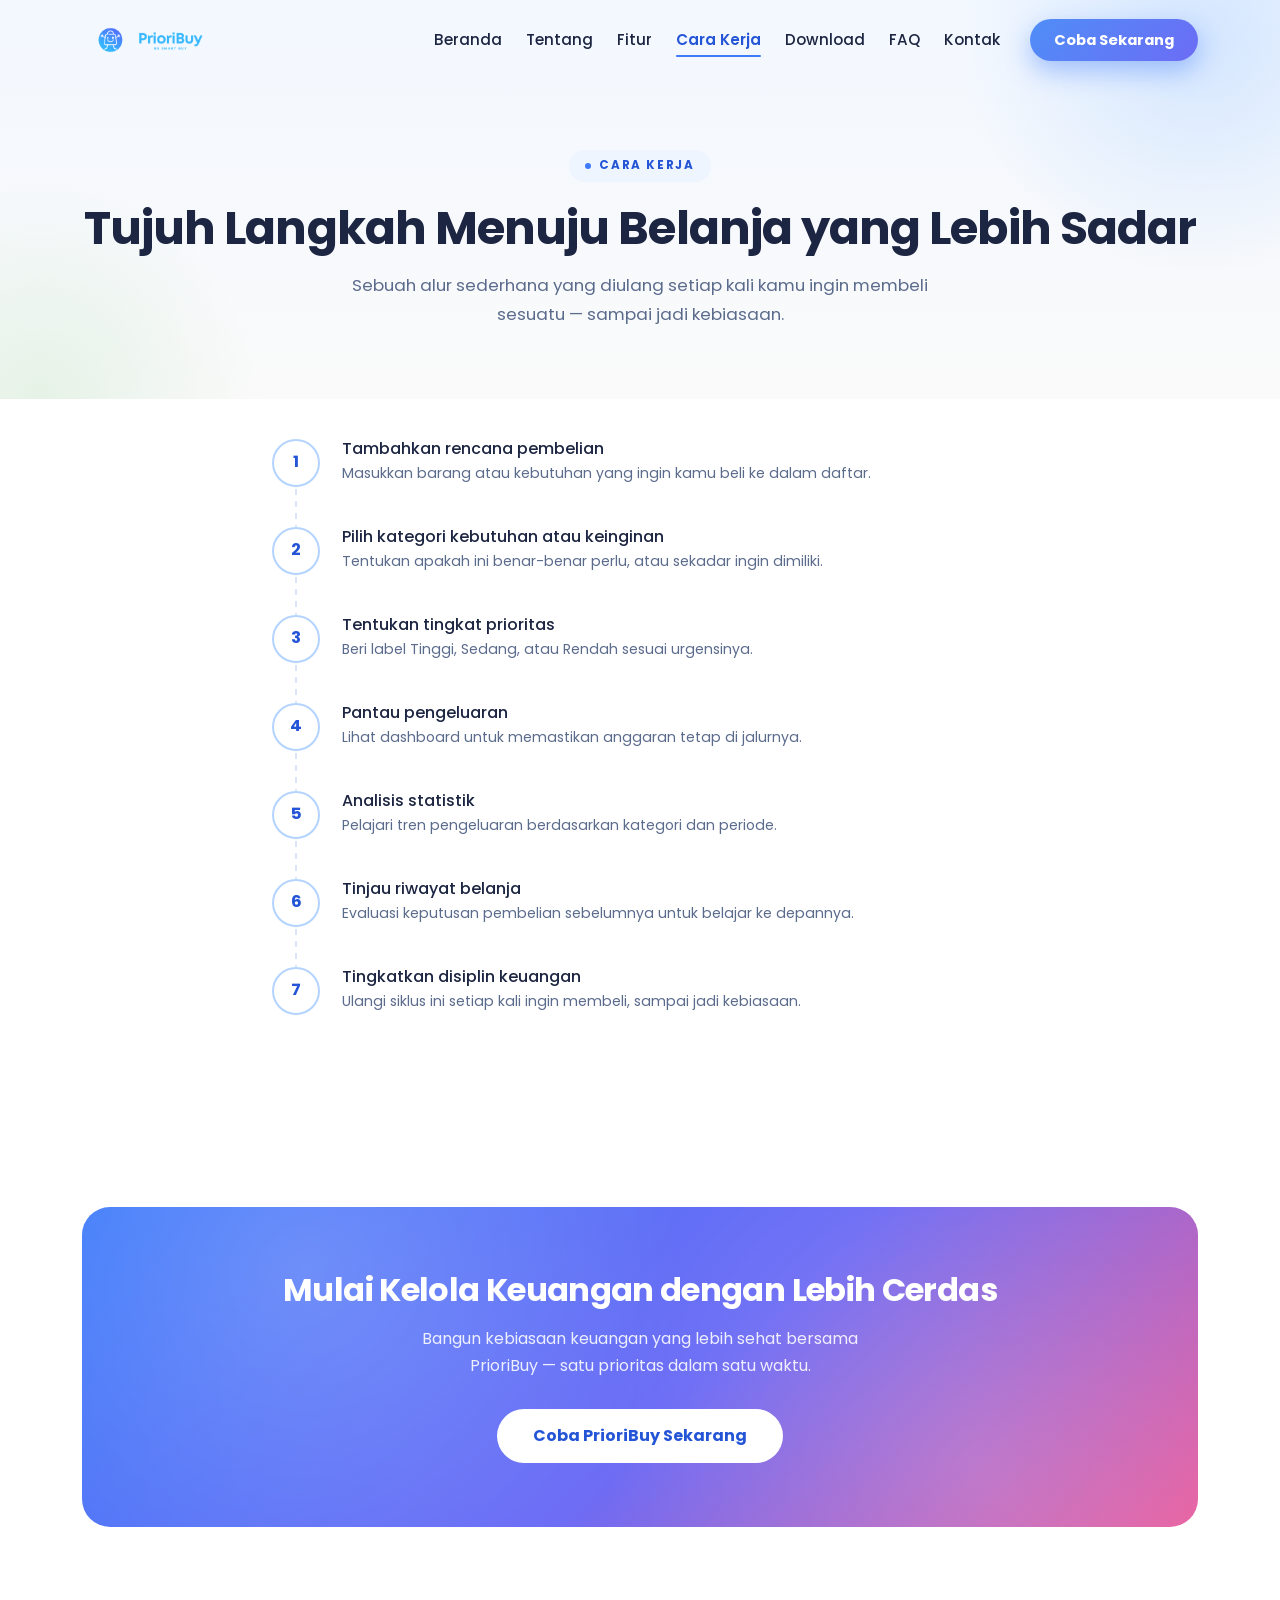
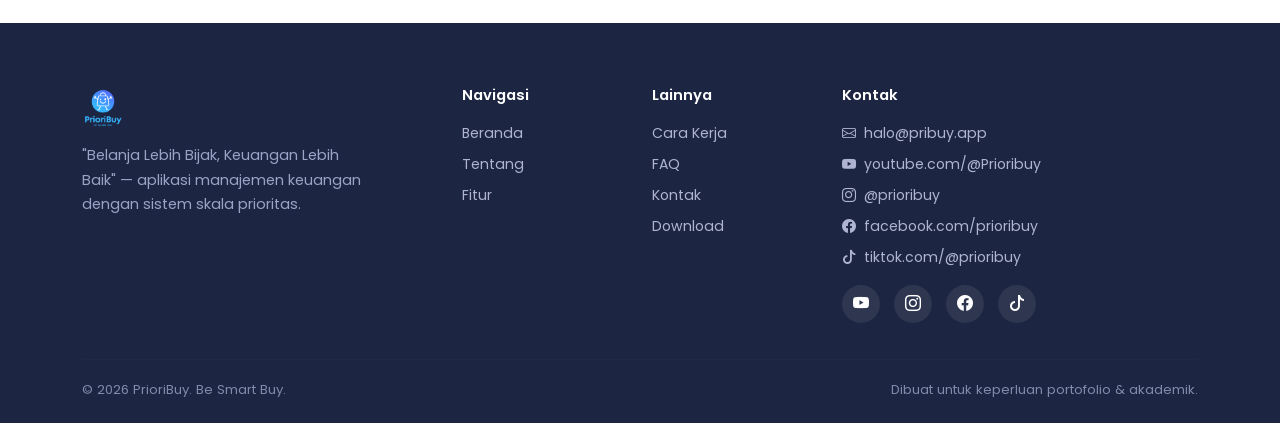
<file: PrioriBuy diagnosis-fix/cara-kerja.html>
<!DOCTYPE html>
<html lang="id">
<head>
<meta charset="UTF-8">
<meta name="viewport" content="width=device-width, initial-scale=1.0">
<title>Cara Kerja — PrioriBuy</title>
<meta name="description" content="Tujuh langkah menggunakan PrioriBuy: dari mencatat rencana pembelian, menentukan prioritas, sampai meninjau riwayat belanja.">
<link rel="icon" type="image/png" href="assets/img/favicon-48.png">
<link rel="apple-touch-icon" href="assets/img/apple-touch-icon.png">

<link rel="preconnect" href="https://fonts.googleapis.com">
<link rel="preconnect" href="https://fonts.gstatic.com" crossorigin>
<link href="https://fonts.googleapis.com/css2?family=Poppins:ital,wght@0,400;0,500;0,600;0,700;0,800;1,500&display=swap" rel="stylesheet">

<link rel="stylesheet" href="https://cdn.jsdelivr.net/npm/bootstrap@5.3.3/dist/css/bootstrap.min.css">
<link rel="stylesheet" href="https://cdn.jsdelivr.net/npm/bootstrap-icons@1.11.3/font/bootstrap-icons.min.css">
<link rel="stylesheet" href="assets/css/style.css">
<noscript><style>.reveal{opacity:1;transform:none;}</style></noscript>
</head>
<body>

<!-- NAVBAR -->
<nav class="navbar navbar-pb navbar-expand-lg" id="mainNav">
  <div class="container">
    <a class="navbar-brand" href="index.html">
      <img src="assets/img/logo-horizontal.png" alt="PrioriBuy Logo" width="136" height="34">
    </a>
    <button class="navbar-toggler" type="button" data-bs-toggle="collapse" data-bs-target="#navMenu" aria-controls="navMenu" aria-expanded="false" aria-label="Buka menu">
      <i class="bi bi-list fs-2"></i>
    </button>
    <div class="collapse navbar-collapse justify-content-end" id="navMenu">
      <ul class="navbar-nav align-items-lg-center gap-lg-1">
        <li class="nav-item"><a class="nav-link" href="index.html">Beranda</a></li>
        <li class="nav-item"><a class="nav-link" href="tentang.html">Tentang</a></li>
        <li class="nav-item"><a class="nav-link" href="fitur.html">Fitur</a></li>
        <li class="nav-item"><a class="nav-link active" href="cara-kerja.html" aria-current="page">Cara Kerja</a></li>
        <li class="nav-item"><a class="nav-link" href="download.html">Download</a></li>
        <li class="nav-item"><a class="nav-link" href="faq.html">FAQ</a></li>
        <li class="nav-item"><a class="nav-link" href="kontak.html">Kontak</a></li>
        <li class="nav-item ms-lg-3 mt-2 mt-lg-0">
          <a class="btn btn-pb-primary btn-pb-sm btn-nav-cta" href="mulai-premium.php">Coba Sekarang</a>
        </li>
      </ul>
    </div>
  </div>
</nav>

<section class="page-hero">
  <div class="container">
    <div class="eyebrow eyebrow--blue reveal"><span class="dot"></span>Cara Kerja</div>
    <h1 class="reveal reveal-delay-1">Tujuh Langkah Menuju Belanja yang Lebih Sadar</h1>
    <p class="lead-text reveal reveal-delay-2">Sebuah alur sederhana yang diulang setiap kali kamu ingin membeli sesuatu — sampai jadi kebiasaan.</p>
  </div>
</section>

<section class="section-pad" style="padding-top:40px; background:#fff;">
  <div class="container">
    <div class="row justify-content-center">
      <div class="col-lg-8">
      <div class="step-row reveal reveal-delay-1">
        <div class="step-num">1</div>
        <div class="step-content"><h6>Tambahkan rencana pembelian</h6><p>Masukkan barang atau kebutuhan yang ingin kamu beli ke dalam daftar.</p></div>
      </div>
      <div class="step-row reveal reveal-delay-2">
        <div class="step-num">2</div>
        <div class="step-content"><h6>Pilih kategori kebutuhan atau keinginan</h6><p>Tentukan apakah ini benar-benar perlu, atau sekadar ingin dimiliki.</p></div>
      </div>
      <div class="step-row reveal reveal-delay-3">
        <div class="step-num">3</div>
        <div class="step-content"><h6>Tentukan tingkat prioritas</h6><p>Beri label Tinggi, Sedang, atau Rendah sesuai urgensinya.</p></div>
      </div>
      <div class="step-row reveal reveal-delay-4">
        <div class="step-num">4</div>
        <div class="step-content"><h6>Pantau pengeluaran</h6><p>Lihat dashboard untuk memastikan anggaran tetap di jalurnya.</p></div>
      </div>
      <div class="step-row reveal reveal-delay-1">
        <div class="step-num">5</div>
        <div class="step-content"><h6>Analisis statistik</h6><p>Pelajari tren pengeluaran berdasarkan kategori dan periode.</p></div>
      </div>
      <div class="step-row reveal reveal-delay-2">
        <div class="step-num">6</div>
        <div class="step-content"><h6>Tinjau riwayat belanja</h6><p>Evaluasi keputusan pembelian sebelumnya untuk belajar ke depannya.</p></div>
      </div>
      <div class="step-row reveal reveal-delay-3">
        <div class="step-num">7</div>
        <div class="step-content"><h6>Tingkatkan disiplin keuangan</h6><p>Ulangi siklus ini setiap kali ingin membeli, sampai jadi kebiasaan.</p></div>
      </div>
      </div>
    </div>
  </div>
</section>

<section class="section-pad" style="background:#fff;">
  <div class="container">
    <div class="cta-final reveal">
      <h2 class="mb-3">Mulai Kelola Keuangan dengan Lebih Cerdas</h2>
      <p>Bangun kebiasaan keuangan yang lebih sehat bersama PrioriBuy — satu prioritas dalam satu waktu.</p>
      <a href="mulai-premium.php" class="btn btn-cta-white">Coba PrioriBuy Sekarang</a>
    </div>
  </div>
</section>

<!-- FOOTER -->
<footer id="kontak-footer">
  <div class="container">
    <div class="row gy-4">
      <div class="col-lg-4">
        <img src="assets/img/logo-utama.png" alt="PrioriBuy" class="footer-logo" width="42" height="42">
        <p class="tagline">"Belanja Lebih Bijak, Keuangan Lebih Baik" — aplikasi manajemen keuangan dengan sistem skala prioritas.</p>
      </div>
      <div class="col-lg-2 col-6">
        <h6>Navigasi</h6>
        <a class="footer-link" href="index.html">Beranda</a>
        <a class="footer-link" href="tentang.html">Tentang</a>
        <a class="footer-link" href="fitur.html">Fitur</a>
      </div>
      <div class="col-lg-2 col-6">
        <h6>Lainnya</h6>
        <a class="footer-link" href="cara-kerja.html">Cara Kerja</a>
        <a class="footer-link" href="faq.html">FAQ</a>
        <a class="footer-link" href="kontak.html">Kontak</a>
        <a class="footer-link" href="download.html">Download</a>
      </div>
      <div class="col-lg-4">
        <h6>Kontak</h6>
        <a class="footer-link" href="mailto:halo@pribuy.app"><i class="bi bi-envelope me-2"></i>halo@pribuy.app</a>
        <a class="footer-link" href="https://www.youtube.com/@Prioribuy" target="_blank" rel="noopener"><i class="bi bi-youtube me-2"></i>youtube.com/@Prioribuy</a>
        <a class="footer-link" href="https://www.instagram.com/prioribuy?igsh=MWo1Mmgzc2o4c3d4cQ==" target="_blank" rel="noopener"><i class="bi bi-instagram me-2"></i>@prioribuy</a>
        <a class="footer-link" href="https://www.facebook.com/share/1BsDWXocPM/" target="_blank" rel="noopener"><i class="bi bi-facebook me-2"></i>facebook.com/prioribuy</a>
        <a class="footer-link" href="https://www.tiktok.com/@prioribuy" target="_blank" rel="noopener"><i class="bi bi-tiktok me-2"></i>tiktok.com/@prioribuy</a>
        <div class="mt-3">
          <a href="https://www.youtube.com/@Prioribuy" target="_blank" rel="noopener" class="social-icon" aria-label="YouTube"><i class="bi bi-youtube"></i></a>
          <a href="https://www.instagram.com/prioribuy?igsh=MWo1Mmgzc2o4c3d4cQ==" target="_blank" rel="noopener" class="social-icon" aria-label="Instagram"><i class="bi bi-instagram"></i></a>
          <a href="https://www.facebook.com/share/1BsDWXocPM/" target="_blank" rel="noopener" class="social-icon" aria-label="Facebook"><i class="bi bi-facebook"></i></a>
          <a href="https://www.tiktok.com/@prioribuy" target="_blank" rel="noopener" class="social-icon" aria-label="TikTok"><i class="bi bi-tiktok"></i></a>
        </div>
      </div>
    </div>
    <hr>
    <div class="d-flex flex-wrap justify-content-between gap-2">
      <span class="copyright">© 2026 PrioriBuy. Be Smart Buy.</span>
      <span class="copyright">Dibuat untuk keperluan portofolio &amp; akademik.</span>
    </div>
  </div>
</footer>

<button class="back-to-top" id="backToTop" aria-label="Kembali ke atas"><i class="bi bi-arrow-up"></i></button>

<script src="https://cdn.jsdelivr.net/npm/bootstrap@5.3.3/dist/js/bootstrap.bundle.min.js"></script>
<script src="assets/js/main.js"></script>
</body>
</html>
</file>
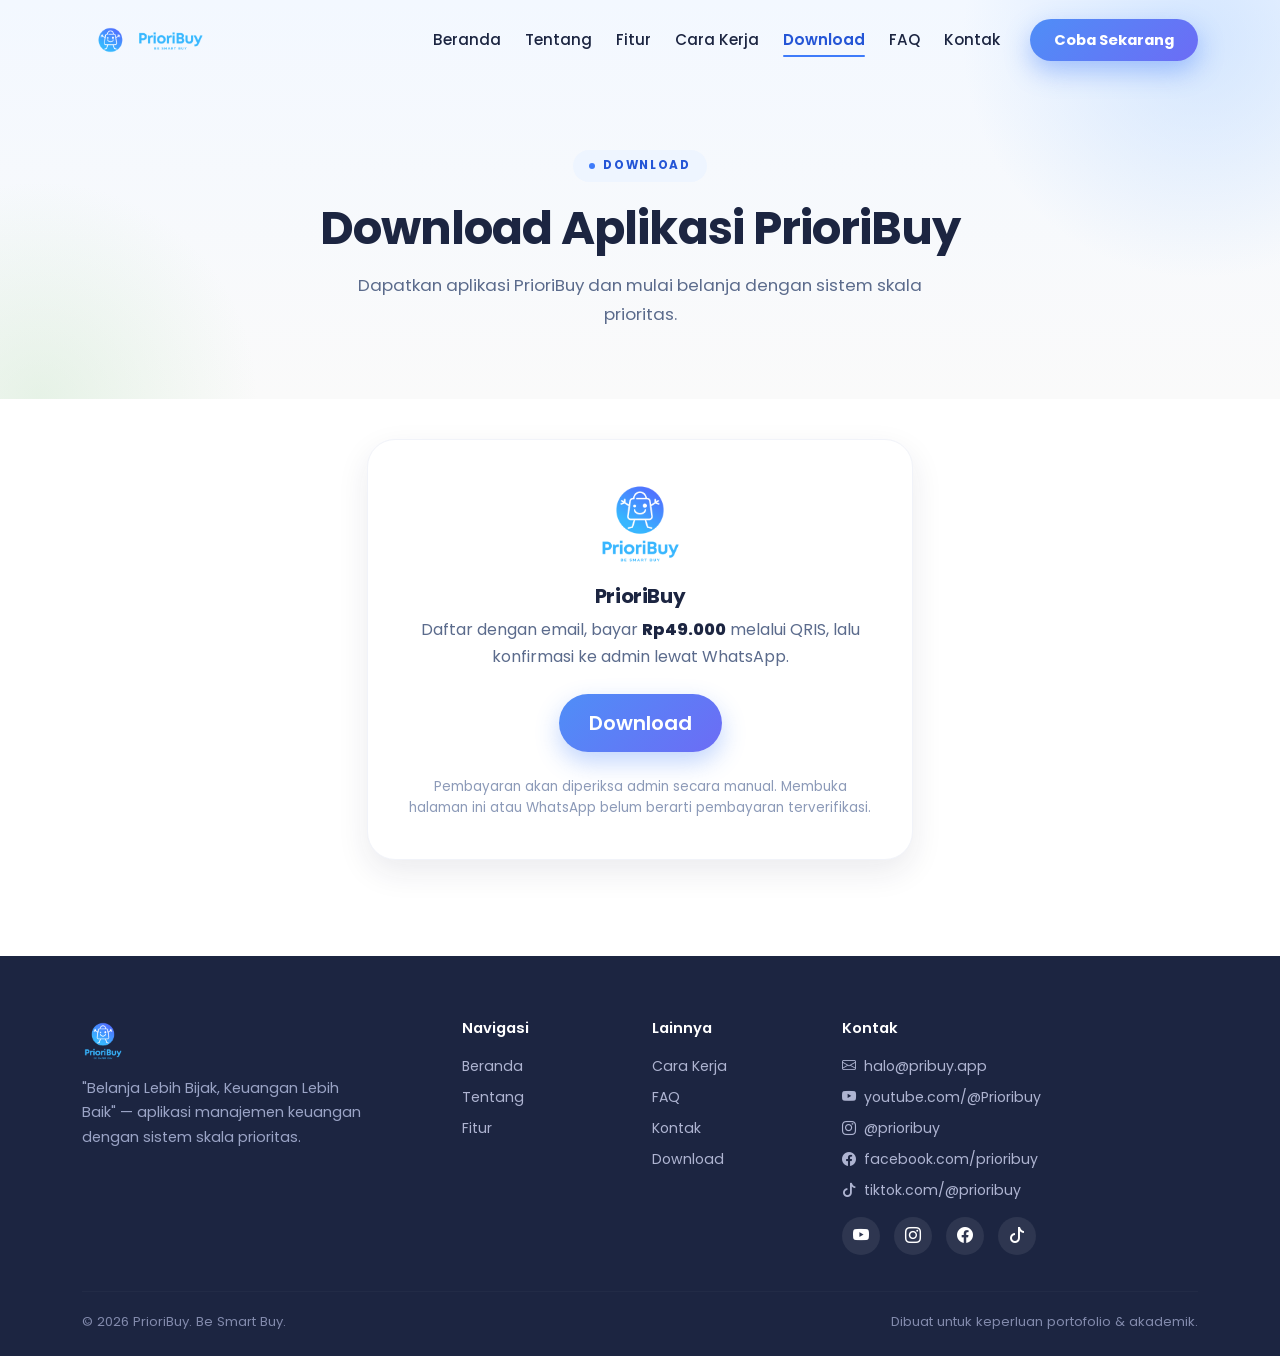
<file: PrioriBuy diagnosis-fix/download.html>
<!DOCTYPE html>
<html lang="id">
<head>
<meta charset="UTF-8">
<meta name="viewport" content="width=device-width, initial-scale=1.0">
<title>Download Aplikasi — PrioriBuy</title>
<meta name="description" content="Download aplikasi PrioriBuy: daftar dengan email, bayar Rp49.000 via QRIS, lalu konfirmasi lewat WhatsApp admin.">
<link rel="icon" type="image/png" href="assets/img/favicon-48.png">
<link rel="apple-touch-icon" href="assets/img/apple-touch-icon.png">

<link rel="preconnect" href="https://fonts.googleapis.com">
<link rel="preconnect" href="https://fonts.gstatic.com" crossorigin>
<link href="https://fonts.googleapis.com/css2?family=Poppins:ital,wght@0,400;0,500;0,600;0,700;0,800;1,500&display=swap" rel="stylesheet">

<link rel="stylesheet" href="https://cdn.jsdelivr.net/npm/bootstrap@5.3.3/dist/css/bootstrap.min.css">
<link rel="stylesheet" href="https://cdn.jsdelivr.net/npm/bootstrap-icons@1.11.3/font/bootstrap-icons.min.css">
<link rel="stylesheet" href="assets/css/style.css">
<noscript><style>.reveal{opacity:1;transform:none;}</style></noscript>
</head>
<body>

<!-- NAVBAR -->
<nav class="navbar navbar-pb navbar-expand-lg" id="mainNav">
  <div class="container">
    <a class="navbar-brand" href="index.html">
      <img src="assets/img/logo-horizontal.png" alt="PrioriBuy Logo" width="136" height="34">
    </a>
    <button class="navbar-toggler" type="button" data-bs-toggle="collapse" data-bs-target="#navMenu" aria-controls="navMenu" aria-expanded="false" aria-label="Buka menu">
      <i class="bi bi-list fs-2"></i>
    </button>
    <div class="collapse navbar-collapse justify-content-end" id="navMenu">
      <ul class="navbar-nav align-items-lg-center gap-lg-1">
        <li class="nav-item"><a class="nav-link" href="index.html">Beranda</a></li>
        <li class="nav-item"><a class="nav-link" href="tentang.html">Tentang</a></li>
        <li class="nav-item"><a class="nav-link" href="fitur.html">Fitur</a></li>
        <li class="nav-item"><a class="nav-link" href="cara-kerja.html">Cara Kerja</a></li>
        <li class="nav-item"><a class="nav-link active" href="download.html" aria-current="page">Download</a></li>
        <li class="nav-item"><a class="nav-link" href="faq.html">FAQ</a></li>
        <li class="nav-item"><a class="nav-link" href="kontak.html">Kontak</a></li>
        <li class="nav-item ms-lg-3 mt-2 mt-lg-0">
          <a class="btn btn-pb-primary btn-pb-sm btn-nav-cta" href="mulai-premium.php">Coba Sekarang</a>
        </li>
      </ul>
    </div>
  </div>
</nav>

<section class="page-hero">
  <div class="container">
    <div class="eyebrow eyebrow--blue reveal"><span class="dot"></span>Download</div>
    <h1 class="reveal reveal-delay-1">Download Aplikasi PrioriBuy</h1>
    <p class="lead-text reveal reveal-delay-2">Dapatkan aplikasi PrioriBuy dan mulai belanja dengan sistem skala prioritas.</p>
  </div>
</section>

<section class="section-pad" style="padding-top:40px; background:#fff;">
  <div class="container">
    <div class="row justify-content-center">
      <div class="col-lg-6 col-md-9">
        <div class="form-card text-center reveal">
          <img src="assets/img/app-icon.png" alt="Ikon aplikasi PrioriBuy" width="88" height="88" class="mb-3" style="border-radius:22px;">
          <h5 class="mb-2">PrioriBuy</h5>
          <p class="mb-4">Daftar dengan email, bayar <span class="price-inline">Rp49.000</span> melalui QRIS, lalu konfirmasi ke admin lewat WhatsApp.</p>
          <a href="mulai-premium.php" class="btn btn-pb-primary btn-lg">Download</a>
          <p class="form-hint mt-4">Pembayaran akan diperiksa admin secara manual. Membuka halaman ini atau WhatsApp belum berarti pembayaran terverifikasi.</p>
        </div>
      </div>
    </div>
  </div>
</section>

<!-- FOOTER -->
<footer id="kontak-footer">
  <div class="container">
    <div class="row gy-4">
      <div class="col-lg-4">
        <img src="assets/img/logo-utama.png" alt="PrioriBuy" class="footer-logo" width="42" height="42">
        <p class="tagline">"Belanja Lebih Bijak, Keuangan Lebih Baik" — aplikasi manajemen keuangan dengan sistem skala prioritas.</p>
      </div>
      <div class="col-lg-2 col-6">
        <h6>Navigasi</h6>
        <a class="footer-link" href="index.html">Beranda</a>
        <a class="footer-link" href="tentang.html">Tentang</a>
        <a class="footer-link" href="fitur.html">Fitur</a>
      </div>
      <div class="col-lg-2 col-6">
        <h6>Lainnya</h6>
        <a class="footer-link" href="cara-kerja.html">Cara Kerja</a>
        <a class="footer-link" href="faq.html">FAQ</a>
        <a class="footer-link" href="kontak.html">Kontak</a>
        <a class="footer-link" href="download.html">Download</a>
      </div>
      <div class="col-lg-4">
        <h6>Kontak</h6>
        <a class="footer-link" href="mailto:halo@pribuy.app"><i class="bi bi-envelope me-2"></i>halo@pribuy.app</a>
        <a class="footer-link" href="https://www.youtube.com/@Prioribuy" target="_blank" rel="noopener"><i class="bi bi-youtube me-2"></i>youtube.com/@Prioribuy</a>
        <a class="footer-link" href="https://www.instagram.com/prioribuy?igsh=MWo1Mmgzc2o4c3d4cQ==" target="_blank" rel="noopener"><i class="bi bi-instagram me-2"></i>@prioribuy</a>
        <a class="footer-link" href="https://www.facebook.com/share/1BsDWXocPM/" target="_blank" rel="noopener"><i class="bi bi-facebook me-2"></i>facebook.com/prioribuy</a>
        <a class="footer-link" href="https://www.tiktok.com/@prioribuy" target="_blank" rel="noopener"><i class="bi bi-tiktok me-2"></i>tiktok.com/@prioribuy</a>
        <div class="mt-3">
          <a href="https://www.youtube.com/@Prioribuy" target="_blank" rel="noopener" class="social-icon" aria-label="YouTube"><i class="bi bi-youtube"></i></a>
          <a href="https://www.instagram.com/prioribuy?igsh=MWo1Mmgzc2o4c3d4cQ==" target="_blank" rel="noopener" class="social-icon" aria-label="Instagram"><i class="bi bi-instagram"></i></a>
          <a href="https://www.facebook.com/share/1BsDWXocPM/" target="_blank" rel="noopener" class="social-icon" aria-label="Facebook"><i class="bi bi-facebook"></i></a>
          <a href="https://www.tiktok.com/@prioribuy" target="_blank" rel="noopener" class="social-icon" aria-label="TikTok"><i class="bi bi-tiktok"></i></a>
        </div>
      </div>
    </div>
    <hr>
    <div class="d-flex flex-wrap justify-content-between gap-2">
      <span class="copyright">© 2026 PrioriBuy. Be Smart Buy.</span>
      <span class="copyright">Dibuat untuk keperluan portofolio &amp; akademik.</span>
    </div>
  </div>
</footer>

<button class="back-to-top" id="backToTop" aria-label="Kembali ke atas"><i class="bi bi-arrow-up"></i></button>

<script src="https://cdn.jsdelivr.net/npm/bootstrap@5.3.3/dist/js/bootstrap.bundle.min.js"></script>
<script src="assets/js/main.js"></script>
</body>
</html>
</file>
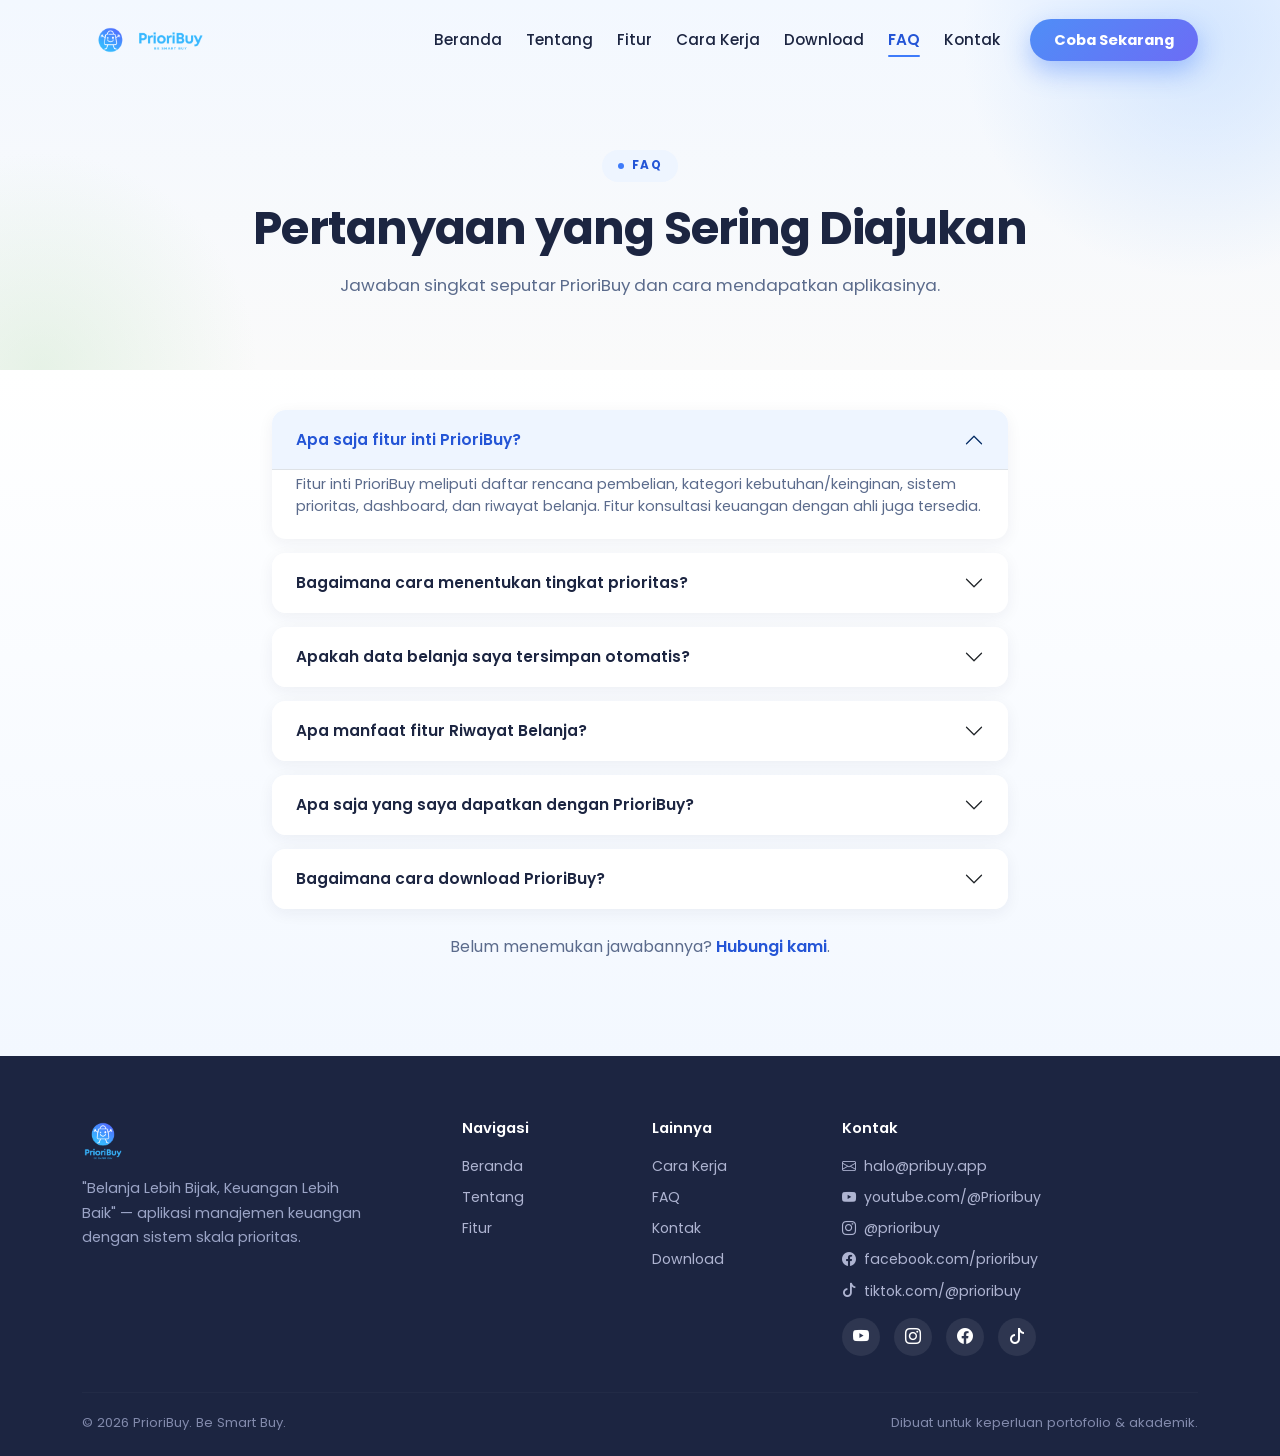
<file: PrioriBuy diagnosis-fix/faq.html>
<!DOCTYPE html>
<html lang="id">
<head>
<meta charset="UTF-8">
<meta name="viewport" content="width=device-width, initial-scale=1.0">
<title>FAQ — PrioriBuy</title>
<meta name="description" content="Pertanyaan yang sering diajukan tentang PrioriBuy: fitur aplikasi, sistem prioritas, penyimpanan data, riwayat belanja, dan cara download.">
<link rel="icon" type="image/png" href="assets/img/favicon-48.png">
<link rel="apple-touch-icon" href="assets/img/apple-touch-icon.png">

<link rel="preconnect" href="https://fonts.googleapis.com">
<link rel="preconnect" href="https://fonts.gstatic.com" crossorigin>
<link href="https://fonts.googleapis.com/css2?family=Poppins:ital,wght@0,400;0,500;0,600;0,700;0,800;1,500&display=swap" rel="stylesheet">

<link rel="stylesheet" href="https://cdn.jsdelivr.net/npm/bootstrap@5.3.3/dist/css/bootstrap.min.css">
<link rel="stylesheet" href="https://cdn.jsdelivr.net/npm/bootstrap-icons@1.11.3/font/bootstrap-icons.min.css">
<link rel="stylesheet" href="assets/css/style.css">
<noscript><style>.reveal{opacity:1;transform:none;}</style></noscript>
</head>
<body>

<!-- NAVBAR -->
<nav class="navbar navbar-pb navbar-expand-lg" id="mainNav">
  <div class="container">
    <a class="navbar-brand" href="index.html">
      <img src="assets/img/logo-horizontal.png" alt="PrioriBuy Logo" width="136" height="34">
    </a>
    <button class="navbar-toggler" type="button" data-bs-toggle="collapse" data-bs-target="#navMenu" aria-controls="navMenu" aria-expanded="false" aria-label="Buka menu">
      <i class="bi bi-list fs-2"></i>
    </button>
    <div class="collapse navbar-collapse justify-content-end" id="navMenu">
      <ul class="navbar-nav align-items-lg-center gap-lg-1">
        <li class="nav-item"><a class="nav-link" href="index.html">Beranda</a></li>
        <li class="nav-item"><a class="nav-link" href="tentang.html">Tentang</a></li>
        <li class="nav-item"><a class="nav-link" href="fitur.html">Fitur</a></li>
        <li class="nav-item"><a class="nav-link" href="cara-kerja.html">Cara Kerja</a></li>
        <li class="nav-item"><a class="nav-link" href="download.html">Download</a></li>
        <li class="nav-item"><a class="nav-link active" href="faq.html" aria-current="page">FAQ</a></li>
        <li class="nav-item"><a class="nav-link" href="kontak.html">Kontak</a></li>
        <li class="nav-item ms-lg-3 mt-2 mt-lg-0">
          <a class="btn btn-pb-primary btn-pb-sm btn-nav-cta" href="mulai-premium.php">Coba Sekarang</a>
        </li>
      </ul>
    </div>
  </div>
</nav>

<section class="page-hero">
  <div class="container">
    <div class="eyebrow eyebrow--blue reveal"><span class="dot"></span>FAQ</div>
    <h1 class="reveal reveal-delay-1">Pertanyaan yang Sering Diajukan</h1>
    <p class="lead-text reveal reveal-delay-2">Jawaban singkat seputar PrioriBuy dan cara mendapatkan aplikasinya.</p>
  </div>
</section>

<section class="section-pad" style="padding-top:40px; background:linear-gradient(180deg,#fff,#F3F8FF);">
  <div class="container">
    <div class="row justify-content-center">
      <div class="col-lg-8">
        <div class="accordion accordion-pb reveal" id="faqAccordion">

          <div class="accordion-item">
            <h2 class="accordion-header"><button class="accordion-button" type="button" data-bs-toggle="collapse" data-bs-target="#faq1" aria-expanded="true" aria-controls="faq1">Apa saja fitur inti PrioriBuy?</button></h2>
            <div id="faq1" class="accordion-collapse collapse show" data-bs-parent="#faqAccordion">
              <div class="accordion-body">Fitur inti PrioriBuy meliputi daftar rencana pembelian, kategori kebutuhan/keinginan, sistem prioritas, dashboard, dan riwayat belanja. Fitur konsultasi keuangan dengan ahli juga tersedia.</div>
            </div>
          </div>

          <div class="accordion-item">
            <h2 class="accordion-header"><button class="accordion-button collapsed" type="button" data-bs-toggle="collapse" data-bs-target="#faq2" aria-expanded="false" aria-controls="faq2">Bagaimana cara menentukan tingkat prioritas?</button></h2>
            <div id="faq2" class="accordion-collapse collapse" data-bs-parent="#faqAccordion">
              <div class="accordion-body">Saat menambahkan rencana pembelian, kamu memilih kategori kebutuhan atau keinginan lalu menetapkan level Tinggi, Sedang, atau Rendah berdasarkan urgensi dan alasan pembelian yang kamu catat sendiri.</div>
            </div>
          </div>

          <div class="accordion-item">
            <h2 class="accordion-header"><button class="accordion-button collapsed" type="button" data-bs-toggle="collapse" data-bs-target="#faq3" aria-expanded="false" aria-controls="faq3">Apakah data belanja saya tersimpan otomatis?</button></h2>
            <div id="faq3" class="accordion-collapse collapse" data-bs-parent="#faqAccordion">
              <div class="accordion-body">Ya, setiap rencana belanja dan transaksi yang kamu catat akan otomatis tersimpan di perangkatmu, sehingga riwayat dan statistik selalu mencerminkan data terbaru tanpa perlu disimpan manual.</div>
            </div>
          </div>

          <div class="accordion-item">
            <h2 class="accordion-header"><button class="accordion-button collapsed" type="button" data-bs-toggle="collapse" data-bs-target="#faq4" aria-expanded="false" aria-controls="faq4">Apa manfaat fitur Riwayat Belanja?</button></h2>
            <div id="faq4" class="accordion-collapse collapse" data-bs-parent="#faqAccordion">
              <div class="accordion-body">Riwayat Belanja membantumu meninjau ulang keputusan pembelian sebelumnya, membandingkan pengeluaran antar periode, dan mengenali pola belanja yang perlu diperbaiki di bulan-bulan berikutnya.</div>
            </div>
          </div>

          <div class="accordion-item">
            <h2 class="accordion-header"><button class="accordion-button collapsed" type="button" data-bs-toggle="collapse" data-bs-target="#faq5" aria-expanded="false" aria-controls="faq5">Apa saja yang saya dapatkan dengan PrioriBuy?</button></h2>
            <div id="faq5" class="accordion-collapse collapse" data-bs-parent="#faqAccordion">
              <div class="accordion-body">Dengan pembayaran Rp49.000, kamu mendapat konsultasi keuangan langsung bersama ahli (maksimal 1 sesi per hari, hingga 2 jam per sesi), analisis pola pengeluaran yang lebih mendalam, rekomendasi keuangan personal, serta prioritas layanan bantuan.</div>
            </div>
          </div>

          <div class="accordion-item">
            <h2 class="accordion-header"><button class="accordion-button collapsed" type="button" data-bs-toggle="collapse" data-bs-target="#faq6" aria-expanded="false" aria-controls="faq6">Bagaimana cara download PrioriBuy?</button></h2>
            <div id="faq6" class="accordion-collapse collapse" data-bs-parent="#faqAccordion">
              <div class="accordion-body">Tekan tombol Download atau Coba Sekarang, masukkan email pendaftaran, lalu bayar Rp49.000 melalui QRIS. Setelah itu tekan tombol konfirmasi pembayaran untuk membuka WhatsApp admin, lengkapi pesan, lampirkan screenshot bukti transfer, dan kirim secara manual. Admin akan memeriksa pembayaranmu terlebih dahulu.</div>
            </div>
          </div>

        </div>
        <p class="text-center mt-4 mb-0">Belum menemukan jawabannya? <a href="kontak.html" style="color:var(--blue-deep);font-weight:600;">Hubungi kami</a>.</p>
      </div>
    </div>
  </div>
</section>

<!-- FOOTER -->
<footer id="kontak-footer">
  <div class="container">
    <div class="row gy-4">
      <div class="col-lg-4">
        <img src="assets/img/logo-utama.png" alt="PrioriBuy" class="footer-logo" width="42" height="42">
        <p class="tagline">"Belanja Lebih Bijak, Keuangan Lebih Baik" — aplikasi manajemen keuangan dengan sistem skala prioritas.</p>
      </div>
      <div class="col-lg-2 col-6">
        <h6>Navigasi</h6>
        <a class="footer-link" href="index.html">Beranda</a>
        <a class="footer-link" href="tentang.html">Tentang</a>
        <a class="footer-link" href="fitur.html">Fitur</a>
      </div>
      <div class="col-lg-2 col-6">
        <h6>Lainnya</h6>
        <a class="footer-link" href="cara-kerja.html">Cara Kerja</a>
        <a class="footer-link" href="faq.html">FAQ</a>
        <a class="footer-link" href="kontak.html">Kontak</a>
        <a class="footer-link" href="download.html">Download</a>
      </div>
      <div class="col-lg-4">
        <h6>Kontak</h6>
        <a class="footer-link" href="mailto:halo@pribuy.app"><i class="bi bi-envelope me-2"></i>halo@pribuy.app</a>
        <a class="footer-link" href="https://www.youtube.com/@Prioribuy" target="_blank" rel="noopener"><i class="bi bi-youtube me-2"></i>youtube.com/@Prioribuy</a>
        <a class="footer-link" href="https://www.instagram.com/prioribuy?igsh=MWo1Mmgzc2o4c3d4cQ==" target="_blank" rel="noopener"><i class="bi bi-instagram me-2"></i>@prioribuy</a>
        <a class="footer-link" href="https://www.facebook.com/share/1BsDWXocPM/" target="_blank" rel="noopener"><i class="bi bi-facebook me-2"></i>facebook.com/prioribuy</a>
        <a class="footer-link" href="https://www.tiktok.com/@prioribuy" target="_blank" rel="noopener"><i class="bi bi-tiktok me-2"></i>tiktok.com/@prioribuy</a>
        <div class="mt-3">
          <a href="https://www.youtube.com/@Prioribuy" target="_blank" rel="noopener" class="social-icon" aria-label="YouTube"><i class="bi bi-youtube"></i></a>
          <a href="https://www.instagram.com/prioribuy?igsh=MWo1Mmgzc2o4c3d4cQ==" target="_blank" rel="noopener" class="social-icon" aria-label="Instagram"><i class="bi bi-instagram"></i></a>
          <a href="https://www.facebook.com/share/1BsDWXocPM/" target="_blank" rel="noopener" class="social-icon" aria-label="Facebook"><i class="bi bi-facebook"></i></a>
          <a href="https://www.tiktok.com/@prioribuy" target="_blank" rel="noopener" class="social-icon" aria-label="TikTok"><i class="bi bi-tiktok"></i></a>
        </div>
      </div>
    </div>
    <hr>
    <div class="d-flex flex-wrap justify-content-between gap-2">
      <span class="copyright">© 2026 PrioriBuy. Be Smart Buy.</span>
      <span class="copyright">Dibuat untuk keperluan portofolio &amp; akademik.</span>
    </div>
  </div>
</footer>

<button class="back-to-top" id="backToTop" aria-label="Kembali ke atas"><i class="bi bi-arrow-up"></i></button>

<script src="https://cdn.jsdelivr.net/npm/bootstrap@5.3.3/dist/js/bootstrap.bundle.min.js"></script>
<script src="assets/js/main.js"></script>
</body>
</html>
</file>
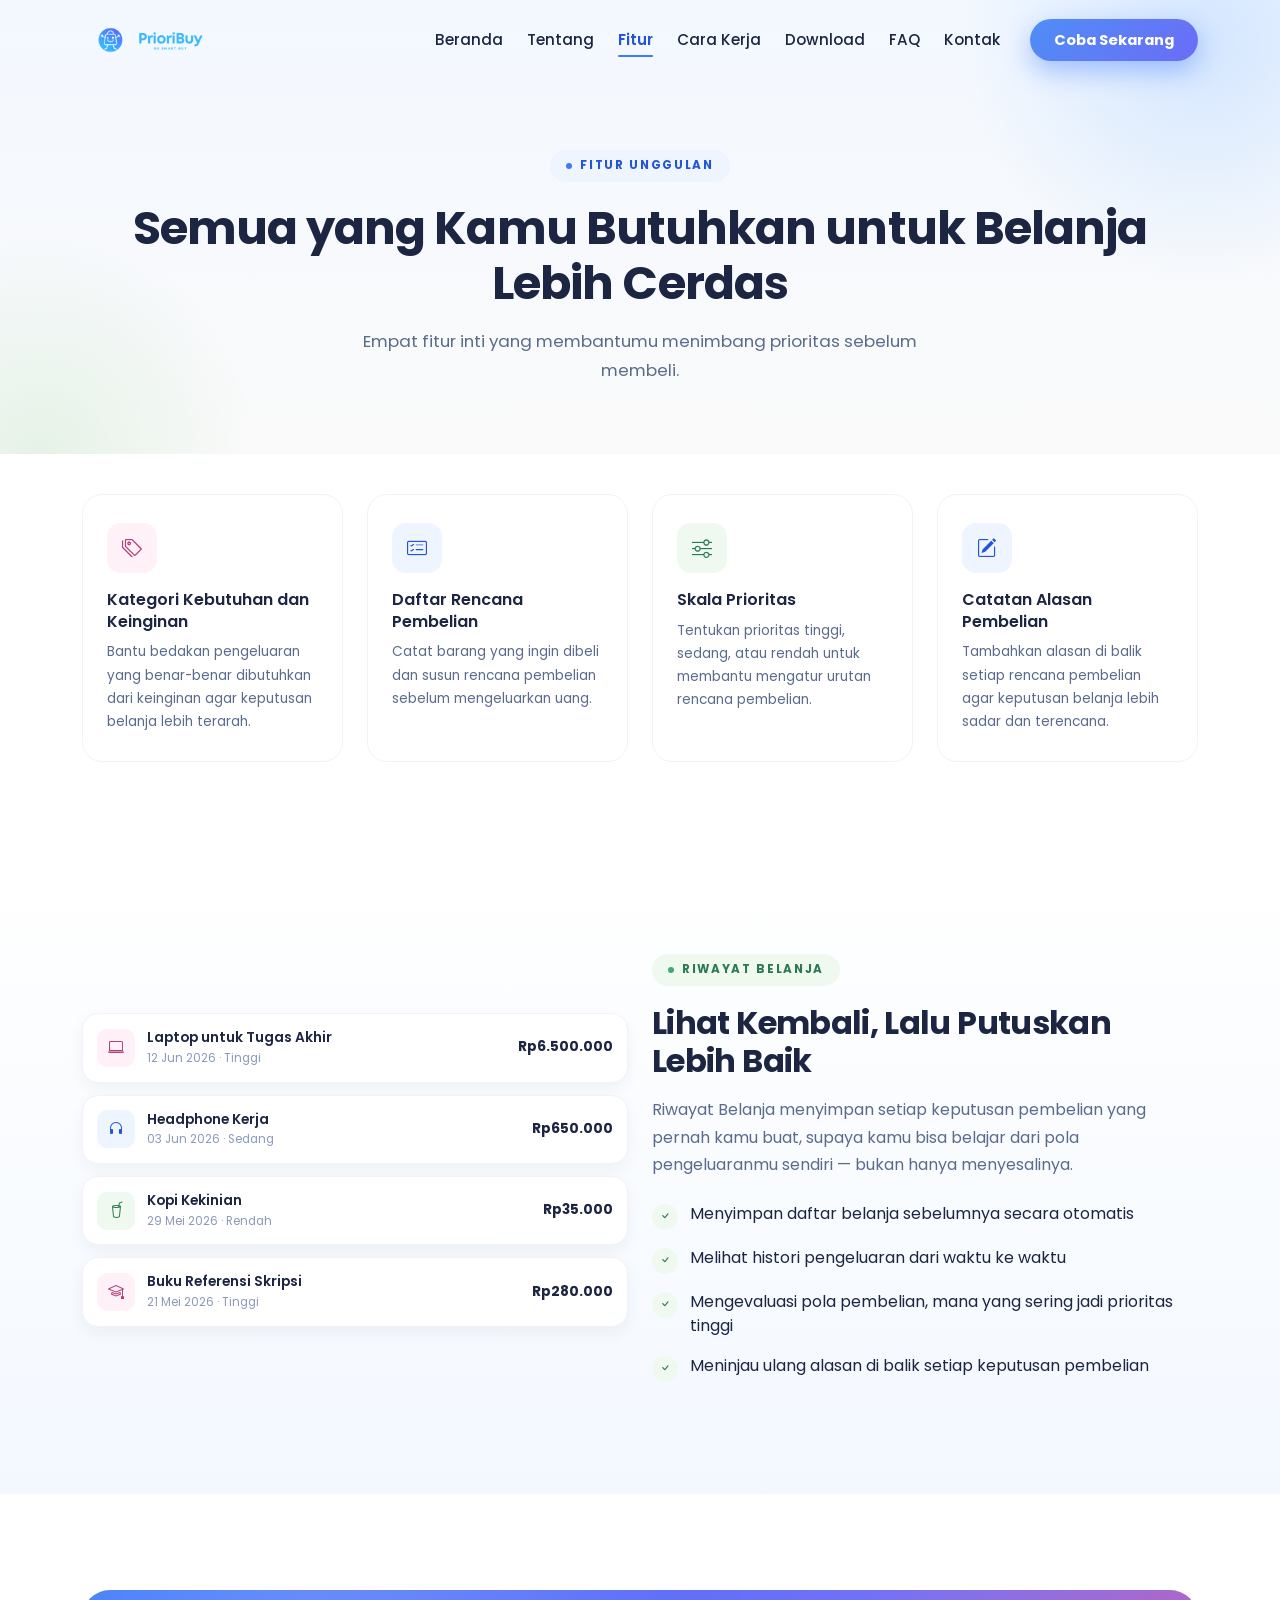
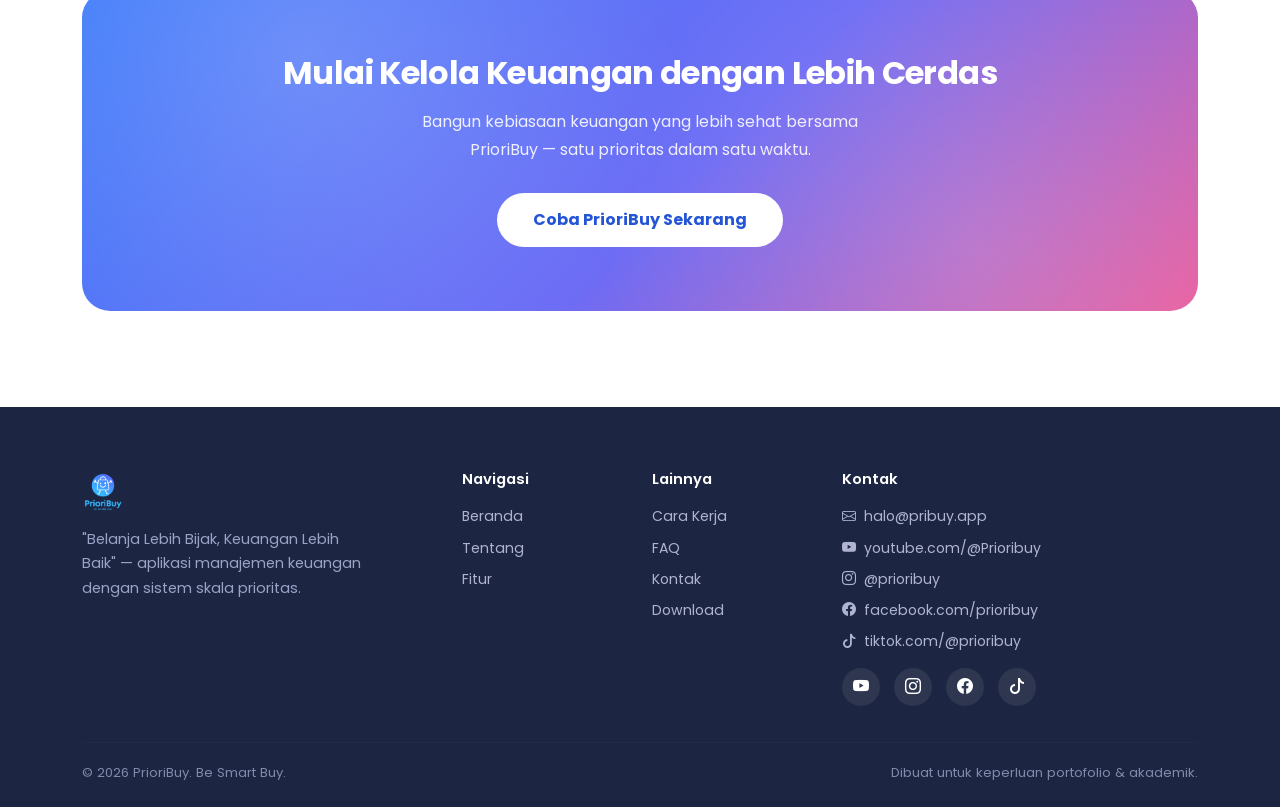
<file: PrioriBuy diagnosis-fix/fitur.html>
<!DOCTYPE html>
<html lang="id">
<head>
<meta charset="UTF-8">
<meta name="viewport" content="width=device-width, initial-scale=1.0">
<title>Fitur — PrioriBuy</title>
<meta name="description" content="Kategori kebutuhan dan keinginan, daftar rencana pembelian, skala prioritas, dan catatan alasan pembelian — empat fitur inti PrioriBuy.">
<link rel="icon" type="image/png" href="assets/img/favicon-48.png">
<link rel="apple-touch-icon" href="assets/img/apple-touch-icon.png">

<link rel="preconnect" href="https://fonts.googleapis.com">
<link rel="preconnect" href="https://fonts.gstatic.com" crossorigin>
<link href="https://fonts.googleapis.com/css2?family=Poppins:ital,wght@0,400;0,500;0,600;0,700;0,800;1,500&display=swap" rel="stylesheet">

<link rel="stylesheet" href="https://cdn.jsdelivr.net/npm/bootstrap@5.3.3/dist/css/bootstrap.min.css">
<link rel="stylesheet" href="https://cdn.jsdelivr.net/npm/bootstrap-icons@1.11.3/font/bootstrap-icons.min.css">
<link rel="stylesheet" href="assets/css/style.css">
<noscript><style>.reveal{opacity:1;transform:none;}</style></noscript>
</head>
<body>

<!-- NAVBAR -->
<nav class="navbar navbar-pb navbar-expand-lg" id="mainNav">
  <div class="container">
    <a class="navbar-brand" href="index.html">
      <img src="assets/img/logo-horizontal.png" alt="PrioriBuy Logo" width="136" height="34">
    </a>
    <button class="navbar-toggler" type="button" data-bs-toggle="collapse" data-bs-target="#navMenu" aria-controls="navMenu" aria-expanded="false" aria-label="Buka menu">
      <i class="bi bi-list fs-2"></i>
    </button>
    <div class="collapse navbar-collapse justify-content-end" id="navMenu">
      <ul class="navbar-nav align-items-lg-center gap-lg-1">
        <li class="nav-item"><a class="nav-link" href="index.html">Beranda</a></li>
        <li class="nav-item"><a class="nav-link" href="tentang.html">Tentang</a></li>
        <li class="nav-item"><a class="nav-link active" href="fitur.html" aria-current="page">Fitur</a></li>
        <li class="nav-item"><a class="nav-link" href="cara-kerja.html">Cara Kerja</a></li>
        <li class="nav-item"><a class="nav-link" href="download.html">Download</a></li>
        <li class="nav-item"><a class="nav-link" href="faq.html">FAQ</a></li>
        <li class="nav-item"><a class="nav-link" href="kontak.html">Kontak</a></li>
        <li class="nav-item ms-lg-3 mt-2 mt-lg-0">
          <a class="btn btn-pb-primary btn-pb-sm btn-nav-cta" href="mulai-premium.php">Coba Sekarang</a>
        </li>
      </ul>
    </div>
  </div>
</nav>

<section class="page-hero">
  <div class="container">
    <div class="eyebrow eyebrow--blue reveal"><span class="dot"></span>Fitur Unggulan</div>
    <h1 class="reveal reveal-delay-1">Semua yang Kamu Butuhkan untuk Belanja Lebih Cerdas</h1>
    <p class="lead-text reveal reveal-delay-2">Empat fitur inti yang membantumu menimbang prioritas sebelum membeli.</p>
  </div>
</section>

<section class="section-pad" style="padding-top:40px; background:#fff;">
  <div class="container">
    <div class="row g-4">
      <div class="col-12 col-sm-6 col-lg-3 reveal reveal-delay-1">
        <div class="feature-card">
          <div class="f-icon f-pink"><i class="bi bi-tags"></i></div>
          <h6>Kategori Kebutuhan dan Keinginan</h6>
          <p>Bantu bedakan pengeluaran yang benar-benar dibutuhkan dari keinginan agar keputusan belanja lebih terarah.</p>
        </div>
      </div>
      <div class="col-12 col-sm-6 col-lg-3 reveal reveal-delay-2">
        <div class="feature-card">
          <div class="f-icon f-blue"><i class="bi bi-card-checklist"></i></div>
          <h6>Daftar Rencana Pembelian</h6>
          <p>Catat barang yang ingin dibeli dan susun rencana pembelian sebelum mengeluarkan uang.</p>
        </div>
      </div>
      <div class="col-12 col-sm-6 col-lg-3 reveal reveal-delay-3">
        <div class="feature-card">
          <div class="f-icon f-green"><i class="bi bi-sliders"></i></div>
          <h6>Skala Prioritas</h6>
          <p>Tentukan prioritas tinggi, sedang, atau rendah untuk membantu mengatur urutan rencana pembelian.</p>
        </div>
      </div>
      <div class="col-12 col-sm-6 col-lg-3 reveal reveal-delay-4">
        <div class="feature-card">
          <div class="f-icon f-blue"><i class="bi bi-pencil-square"></i></div>
          <h6>Catatan Alasan Pembelian</h6>
          <p>Tambahkan alasan di balik setiap rencana pembelian agar keputusan belanja lebih sadar dan terencana.</p>
        </div>
      </div>
    </div>
  </div>
</section>

<section class="section-pad riwayat-section" >
  <div class="container">
    <div class="row align-items-center gy-5">
      <div class="col-lg-6 order-lg-2 reveal">
        <div class="eyebrow eyebrow--green"><span class="dot"></span>Riwayat Belanja</div>
        <h2 class="mb-3">Lihat Kembali, Lalu Putuskan Lebih Baik</h2>
        <p class="mb-4">Riwayat Belanja menyimpan setiap keputusan pembelian yang pernah kamu buat, supaya kamu bisa belajar dari pola pengeluaranmu sendiri — bukan hanya menyesalinya.</p>
        <ul class="check-list">
          <li><span class="ci"><i class="bi bi-check"></i></span><span>Menyimpan daftar belanja sebelumnya secara otomatis</span></li>
          <li><span class="ci"><i class="bi bi-check"></i></span><span>Melihat histori pengeluaran dari waktu ke waktu</span></li>
          <li><span class="ci"><i class="bi bi-check"></i></span><span>Mengevaluasi pola pembelian, mana yang sering jadi prioritas tinggi</span></li>
          <li><span class="ci"><i class="bi bi-check"></i></span><span>Meninjau ulang alasan di balik setiap keputusan pembelian</span></li>
        </ul>
      </div>
      <div class="col-lg-6 order-lg-1 reveal reveal-delay-2">
        <div class="riwayat-list">
          <div class="mock-card">
            <div class="ri-left">
              <div class="ri-icon" style="background:var(--pink-bg);color:#B23D78;"><i class="bi bi-laptop"></i></div>
              <div><div class="ri-title">Laptop untuk Tugas Akhir</div><div class="ri-date">12 Jun 2026 · Tinggi</div></div>
            </div>
            <div class="ri-amount">Rp6.500.000</div>
          </div>
          <div class="mock-card">
            <div class="ri-left">
              <div class="ri-icon" style="background:var(--blue-bg);color:var(--blue-deep);"><i class="bi bi-headphones"></i></div>
              <div><div class="ri-title">Headphone Kerja</div><div class="ri-date">03 Jun 2026 · Sedang</div></div>
            </div>
            <div class="ri-amount">Rp650.000</div>
          </div>
          <div class="mock-card">
            <div class="ri-left">
              <div class="ri-icon" style="background:var(--green-bg);color:#2C7A53;"><i class="bi bi-cup-straw"></i></div>
              <div><div class="ri-title">Kopi Kekinian</div><div class="ri-date">29 Mei 2026 · Rendah</div></div>
            </div>
            <div class="ri-amount">Rp35.000</div>
          </div>
          <div class="mock-card">
            <div class="ri-left">
              <div class="ri-icon" style="background:var(--pink-bg);color:#B23D78;"><i class="bi bi-mortarboard"></i></div>
              <div><div class="ri-title">Buku Referensi Skripsi</div><div class="ri-date">21 Mei 2026 · Tinggi</div></div>
            </div>
            <div class="ri-amount">Rp280.000</div>
          </div>
        </div>
      </div>
    </div>
  </div>
</section>
<section class="section-pad" style="background:#fff;">
  <div class="container">
    <div class="cta-final reveal">
      <h2 class="mb-3">Mulai Kelola Keuangan dengan Lebih Cerdas</h2>
      <p>Bangun kebiasaan keuangan yang lebih sehat bersama PrioriBuy — satu prioritas dalam satu waktu.</p>
      <a href="mulai-premium.php" class="btn btn-cta-white">Coba PrioriBuy Sekarang</a>
    </div>
  </div>
</section>

<!-- FOOTER -->
<footer id="kontak-footer">
  <div class="container">
    <div class="row gy-4">
      <div class="col-lg-4">
        <img src="assets/img/logo-utama.png" alt="PrioriBuy" class="footer-logo" width="42" height="42">
        <p class="tagline">"Belanja Lebih Bijak, Keuangan Lebih Baik" — aplikasi manajemen keuangan dengan sistem skala prioritas.</p>
      </div>
      <div class="col-lg-2 col-6">
        <h6>Navigasi</h6>
        <a class="footer-link" href="index.html">Beranda</a>
        <a class="footer-link" href="tentang.html">Tentang</a>
        <a class="footer-link" href="fitur.html">Fitur</a>
      </div>
      <div class="col-lg-2 col-6">
        <h6>Lainnya</h6>
        <a class="footer-link" href="cara-kerja.html">Cara Kerja</a>
        <a class="footer-link" href="faq.html">FAQ</a>
        <a class="footer-link" href="kontak.html">Kontak</a>
        <a class="footer-link" href="download.html">Download</a>
      </div>
      <div class="col-lg-4">
        <h6>Kontak</h6>
        <a class="footer-link" href="mailto:halo@pribuy.app"><i class="bi bi-envelope me-2"></i>halo@pribuy.app</a>
        <a class="footer-link" href="https://www.youtube.com/@Prioribuy" target="_blank" rel="noopener"><i class="bi bi-youtube me-2"></i>youtube.com/@Prioribuy</a>
        <a class="footer-link" href="https://www.instagram.com/prioribuy?igsh=MWo1Mmgzc2o4c3d4cQ==" target="_blank" rel="noopener"><i class="bi bi-instagram me-2"></i>@prioribuy</a>
        <a class="footer-link" href="https://www.facebook.com/share/1BsDWXocPM/" target="_blank" rel="noopener"><i class="bi bi-facebook me-2"></i>facebook.com/prioribuy</a>
        <a class="footer-link" href="https://www.tiktok.com/@prioribuy" target="_blank" rel="noopener"><i class="bi bi-tiktok me-2"></i>tiktok.com/@prioribuy</a>
        <div class="mt-3">
          <a href="https://www.youtube.com/@Prioribuy" target="_blank" rel="noopener" class="social-icon" aria-label="YouTube"><i class="bi bi-youtube"></i></a>
          <a href="https://www.instagram.com/prioribuy?igsh=MWo1Mmgzc2o4c3d4cQ==" target="_blank" rel="noopener" class="social-icon" aria-label="Instagram"><i class="bi bi-instagram"></i></a>
          <a href="https://www.facebook.com/share/1BsDWXocPM/" target="_blank" rel="noopener" class="social-icon" aria-label="Facebook"><i class="bi bi-facebook"></i></a>
          <a href="https://www.tiktok.com/@prioribuy" target="_blank" rel="noopener" class="social-icon" aria-label="TikTok"><i class="bi bi-tiktok"></i></a>
        </div>
      </div>
    </div>
    <hr>
    <div class="d-flex flex-wrap justify-content-between gap-2">
      <span class="copyright">© 2026 PrioriBuy. Be Smart Buy.</span>
      <span class="copyright">Dibuat untuk keperluan portofolio &amp; akademik.</span>
    </div>
  </div>
</footer>

<button class="back-to-top" id="backToTop" aria-label="Kembali ke atas"><i class="bi bi-arrow-up"></i></button>

<script src="https://cdn.jsdelivr.net/npm/bootstrap@5.3.3/dist/js/bootstrap.bundle.min.js"></script>
<script src="assets/js/main.js"></script>
</body>
</html>
</file>
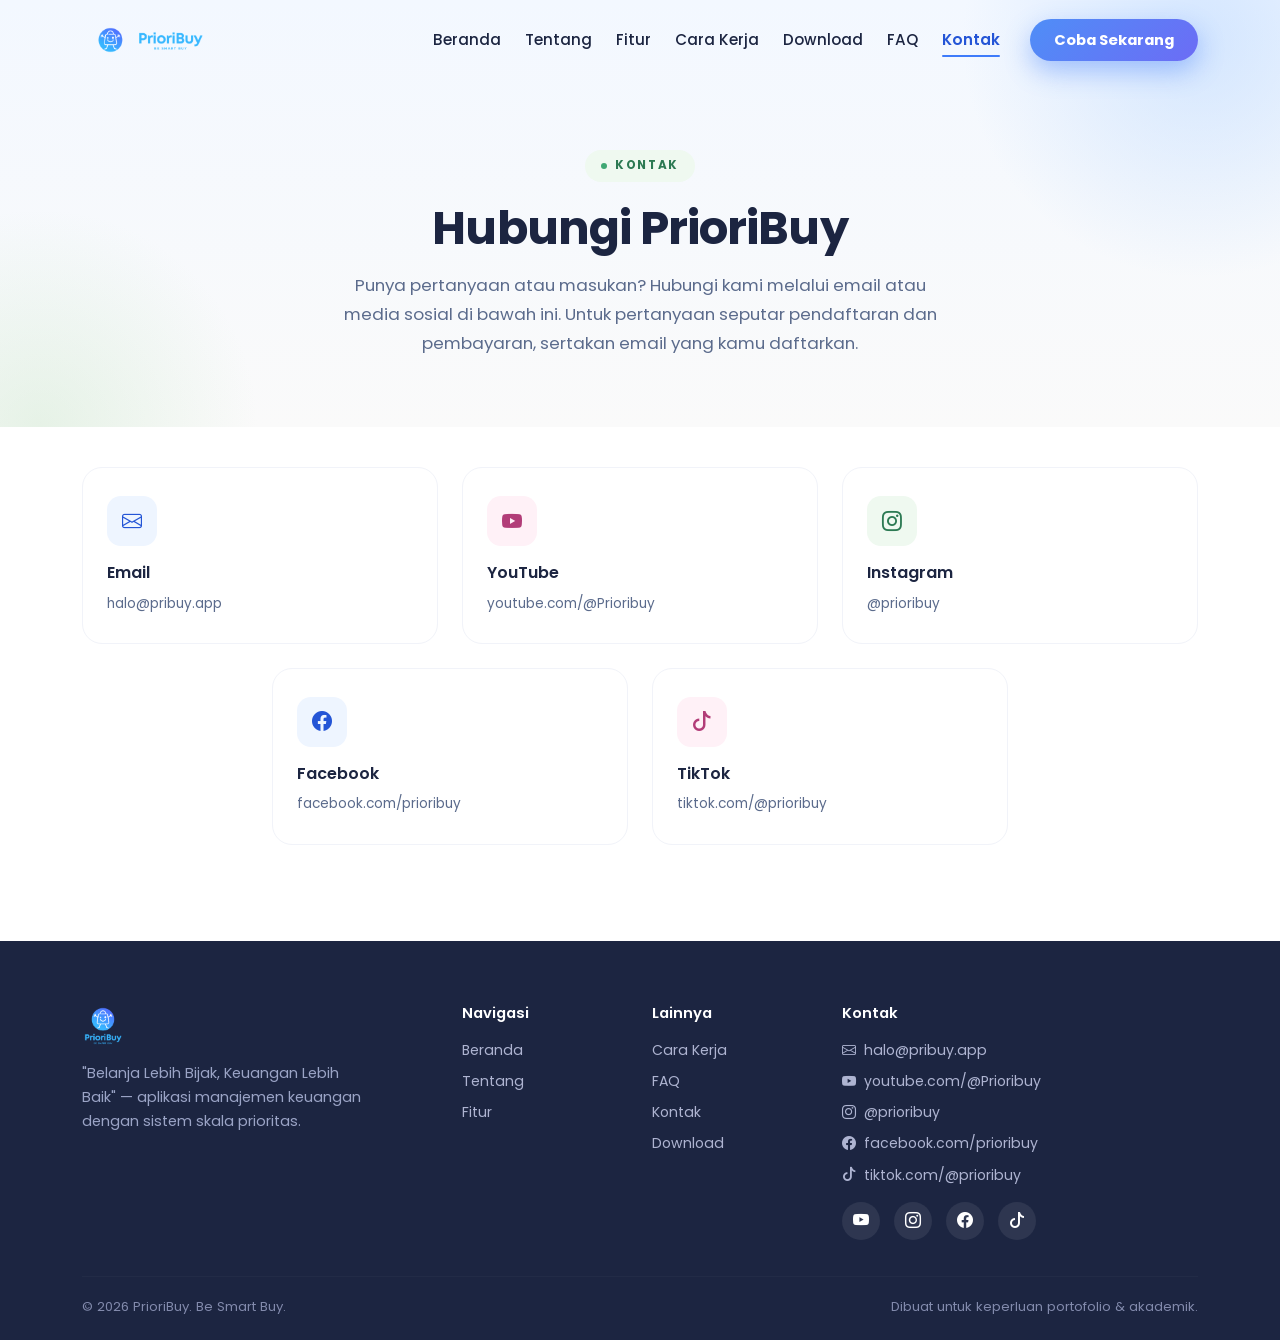
<file: PrioriBuy diagnosis-fix/kontak.html>
<!DOCTYPE html>
<html lang="id">
<head>
<meta charset="UTF-8">
<meta name="viewport" content="width=device-width, initial-scale=1.0">
<title>Kontak — PrioriBuy</title>
<meta name="description" content="Hubungi PrioriBuy melalui email, YouTube, Instagram, Facebook, atau TikTok.">
<link rel="icon" type="image/png" href="assets/img/favicon-48.png">
<link rel="apple-touch-icon" href="assets/img/apple-touch-icon.png">

<link rel="preconnect" href="https://fonts.googleapis.com">
<link rel="preconnect" href="https://fonts.gstatic.com" crossorigin>
<link href="https://fonts.googleapis.com/css2?family=Poppins:ital,wght@0,400;0,500;0,600;0,700;0,800;1,500&display=swap" rel="stylesheet">

<link rel="stylesheet" href="https://cdn.jsdelivr.net/npm/bootstrap@5.3.3/dist/css/bootstrap.min.css">
<link rel="stylesheet" href="https://cdn.jsdelivr.net/npm/bootstrap-icons@1.11.3/font/bootstrap-icons.min.css">
<link rel="stylesheet" href="assets/css/style.css">
<noscript><style>.reveal{opacity:1;transform:none;}</style></noscript>
</head>
<body>

<!-- NAVBAR -->
<nav class="navbar navbar-pb navbar-expand-lg" id="mainNav">
  <div class="container">
    <a class="navbar-brand" href="index.html">
      <img src="assets/img/logo-horizontal.png" alt="PrioriBuy Logo" width="136" height="34">
    </a>
    <button class="navbar-toggler" type="button" data-bs-toggle="collapse" data-bs-target="#navMenu" aria-controls="navMenu" aria-expanded="false" aria-label="Buka menu">
      <i class="bi bi-list fs-2"></i>
    </button>
    <div class="collapse navbar-collapse justify-content-end" id="navMenu">
      <ul class="navbar-nav align-items-lg-center gap-lg-1">
        <li class="nav-item"><a class="nav-link" href="index.html">Beranda</a></li>
        <li class="nav-item"><a class="nav-link" href="tentang.html">Tentang</a></li>
        <li class="nav-item"><a class="nav-link" href="fitur.html">Fitur</a></li>
        <li class="nav-item"><a class="nav-link" href="cara-kerja.html">Cara Kerja</a></li>
        <li class="nav-item"><a class="nav-link" href="download.html">Download</a></li>
        <li class="nav-item"><a class="nav-link" href="faq.html">FAQ</a></li>
        <li class="nav-item"><a class="nav-link active" href="kontak.html" aria-current="page">Kontak</a></li>
        <li class="nav-item ms-lg-3 mt-2 mt-lg-0">
          <a class="btn btn-pb-primary btn-pb-sm btn-nav-cta" href="mulai-premium.php">Coba Sekarang</a>
        </li>
      </ul>
    </div>
  </div>
</nav>

<section class="page-hero">
  <div class="container">
    <div class="eyebrow eyebrow--green reveal"><span class="dot"></span>Kontak</div>
    <h1 class="reveal reveal-delay-1">Hubungi PrioriBuy</h1>
    <p class="lead-text reveal reveal-delay-2">Punya pertanyaan atau masukan? Hubungi kami melalui email atau media sosial di bawah ini. Untuk pertanyaan seputar pendaftaran dan pembayaran, sertakan email yang kamu daftarkan.</p>
  </div>
</section>

<section class="section-pad" style="padding-top:40px; background:#fff;">
  <div class="container">
    <div class="row g-4 justify-content-center">
      <div class="col-md-6 col-lg-4 reveal reveal-delay-1">
        <a class="feature-card" href="mailto:halo@pribuy.app">
          <div class="f-icon f-blue"><i class="bi bi-envelope"></i></div>
          <h6>Email</h6>
          <p>halo@pribuy.app</p>
        </a>
      </div>
      <div class="col-md-6 col-lg-4 reveal reveal-delay-2">
        <a class="feature-card" href="https://www.youtube.com/@Prioribuy" target="_blank" rel="noopener">
          <div class="f-icon f-pink"><i class="bi bi-youtube"></i></div>
          <h6>YouTube</h6>
          <p>youtube.com/@Prioribuy</p>
        </a>
      </div>
      <div class="col-md-6 col-lg-4 reveal reveal-delay-3">
        <a class="feature-card" href="https://www.instagram.com/prioribuy?igsh=MWo1Mmgzc2o4c3d4cQ==" target="_blank" rel="noopener">
          <div class="f-icon f-green"><i class="bi bi-instagram"></i></div>
          <h6>Instagram</h6>
          <p>@prioribuy</p>
        </a>
      </div>
      <div class="col-md-6 col-lg-4 reveal reveal-delay-4">
        <a class="feature-card" href="https://www.facebook.com/share/1BsDWXocPM/" target="_blank" rel="noopener">
          <div class="f-icon f-blue"><i class="bi bi-facebook"></i></div>
          <h6>Facebook</h6>
          <p>facebook.com/prioribuy</p>
        </a>
      </div>
      <div class="col-md-6 col-lg-4 reveal reveal-delay-1">
        <a class="feature-card" href="https://www.tiktok.com/@prioribuy" target="_blank" rel="noopener">
          <div class="f-icon f-pink"><i class="bi bi-tiktok"></i></div>
          <h6>TikTok</h6>
          <p>tiktok.com/@prioribuy</p>
        </a>
      </div>
    </div>
  </div>
</section>

<!-- FOOTER -->
<footer id="kontak-footer">
  <div class="container">
    <div class="row gy-4">
      <div class="col-lg-4">
        <img src="assets/img/logo-utama.png" alt="PrioriBuy" class="footer-logo" width="42" height="42">
        <p class="tagline">"Belanja Lebih Bijak, Keuangan Lebih Baik" — aplikasi manajemen keuangan dengan sistem skala prioritas.</p>
      </div>
      <div class="col-lg-2 col-6">
        <h6>Navigasi</h6>
        <a class="footer-link" href="index.html">Beranda</a>
        <a class="footer-link" href="tentang.html">Tentang</a>
        <a class="footer-link" href="fitur.html">Fitur</a>
      </div>
      <div class="col-lg-2 col-6">
        <h6>Lainnya</h6>
        <a class="footer-link" href="cara-kerja.html">Cara Kerja</a>
        <a class="footer-link" href="faq.html">FAQ</a>
        <a class="footer-link" href="kontak.html">Kontak</a>
        <a class="footer-link" href="download.html">Download</a>
      </div>
      <div class="col-lg-4">
        <h6>Kontak</h6>
        <a class="footer-link" href="mailto:halo@pribuy.app"><i class="bi bi-envelope me-2"></i>halo@pribuy.app</a>
        <a class="footer-link" href="https://www.youtube.com/@Prioribuy" target="_blank" rel="noopener"><i class="bi bi-youtube me-2"></i>youtube.com/@Prioribuy</a>
        <a class="footer-link" href="https://www.instagram.com/prioribuy?igsh=MWo1Mmgzc2o4c3d4cQ==" target="_blank" rel="noopener"><i class="bi bi-instagram me-2"></i>@prioribuy</a>
        <a class="footer-link" href="https://www.facebook.com/share/1BsDWXocPM/" target="_blank" rel="noopener"><i class="bi bi-facebook me-2"></i>facebook.com/prioribuy</a>
        <a class="footer-link" href="https://www.tiktok.com/@prioribuy" target="_blank" rel="noopener"><i class="bi bi-tiktok me-2"></i>tiktok.com/@prioribuy</a>
        <div class="mt-3">
          <a href="https://www.youtube.com/@Prioribuy" target="_blank" rel="noopener" class="social-icon" aria-label="YouTube"><i class="bi bi-youtube"></i></a>
          <a href="https://www.instagram.com/prioribuy?igsh=MWo1Mmgzc2o4c3d4cQ==" target="_blank" rel="noopener" class="social-icon" aria-label="Instagram"><i class="bi bi-instagram"></i></a>
          <a href="https://www.facebook.com/share/1BsDWXocPM/" target="_blank" rel="noopener" class="social-icon" aria-label="Facebook"><i class="bi bi-facebook"></i></a>
          <a href="https://www.tiktok.com/@prioribuy" target="_blank" rel="noopener" class="social-icon" aria-label="TikTok"><i class="bi bi-tiktok"></i></a>
        </div>
      </div>
    </div>
    <hr>
    <div class="d-flex flex-wrap justify-content-between gap-2">
      <span class="copyright">© 2026 PrioriBuy. Be Smart Buy.</span>
      <span class="copyright">Dibuat untuk keperluan portofolio &amp; akademik.</span>
    </div>
  </div>
</footer>

<button class="back-to-top" id="backToTop" aria-label="Kembali ke atas"><i class="bi bi-arrow-up"></i></button>

<script src="https://cdn.jsdelivr.net/npm/bootstrap@5.3.3/dist/js/bootstrap.bundle.min.js"></script>
<script src="assets/js/main.js"></script>
</body>
</html>
</file>
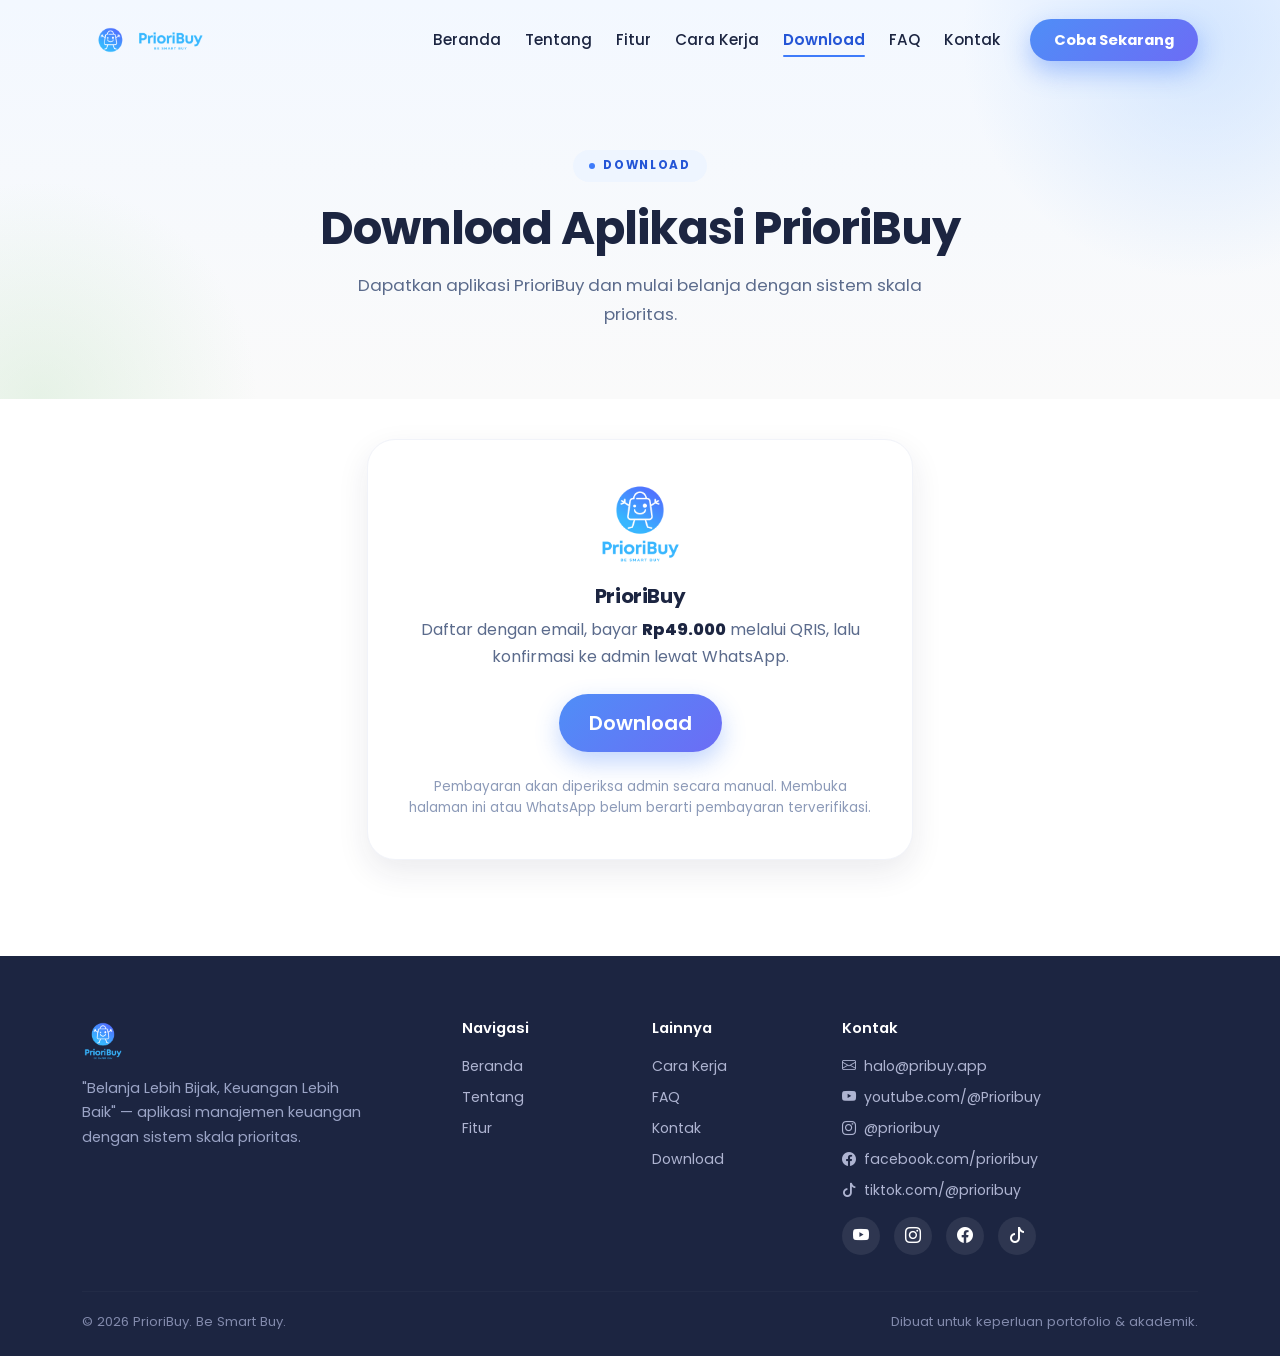
<file: PrioriBuy diagnosis-fix/premium.html>
<!DOCTYPE html>
<html lang="id">
<head>
<meta charset="UTF-8">
<meta name="viewport" content="width=device-width, initial-scale=1.0">
<title>Mengalihkan… — PrioriBuy</title>
<meta name="robots" content="noindex, follow">
<link rel="canonical" href="https://prioribuyruang-rasamyid.biz.id/download.html">
<meta http-equiv="refresh" content="0; url=download.html">
<link rel="icon" type="image/png" href="assets/img/favicon-48.png">
<script>window.location.replace('download.html');</script>
</head>
<body style="font-family:Poppins,Arial,sans-serif;text-align:center;padding:60px 16px;">
<p>Halaman ini sudah dipindahkan. <a href="download.html">Lanjut ke halaman Download</a>.</p>
</body>
</html>
</file>
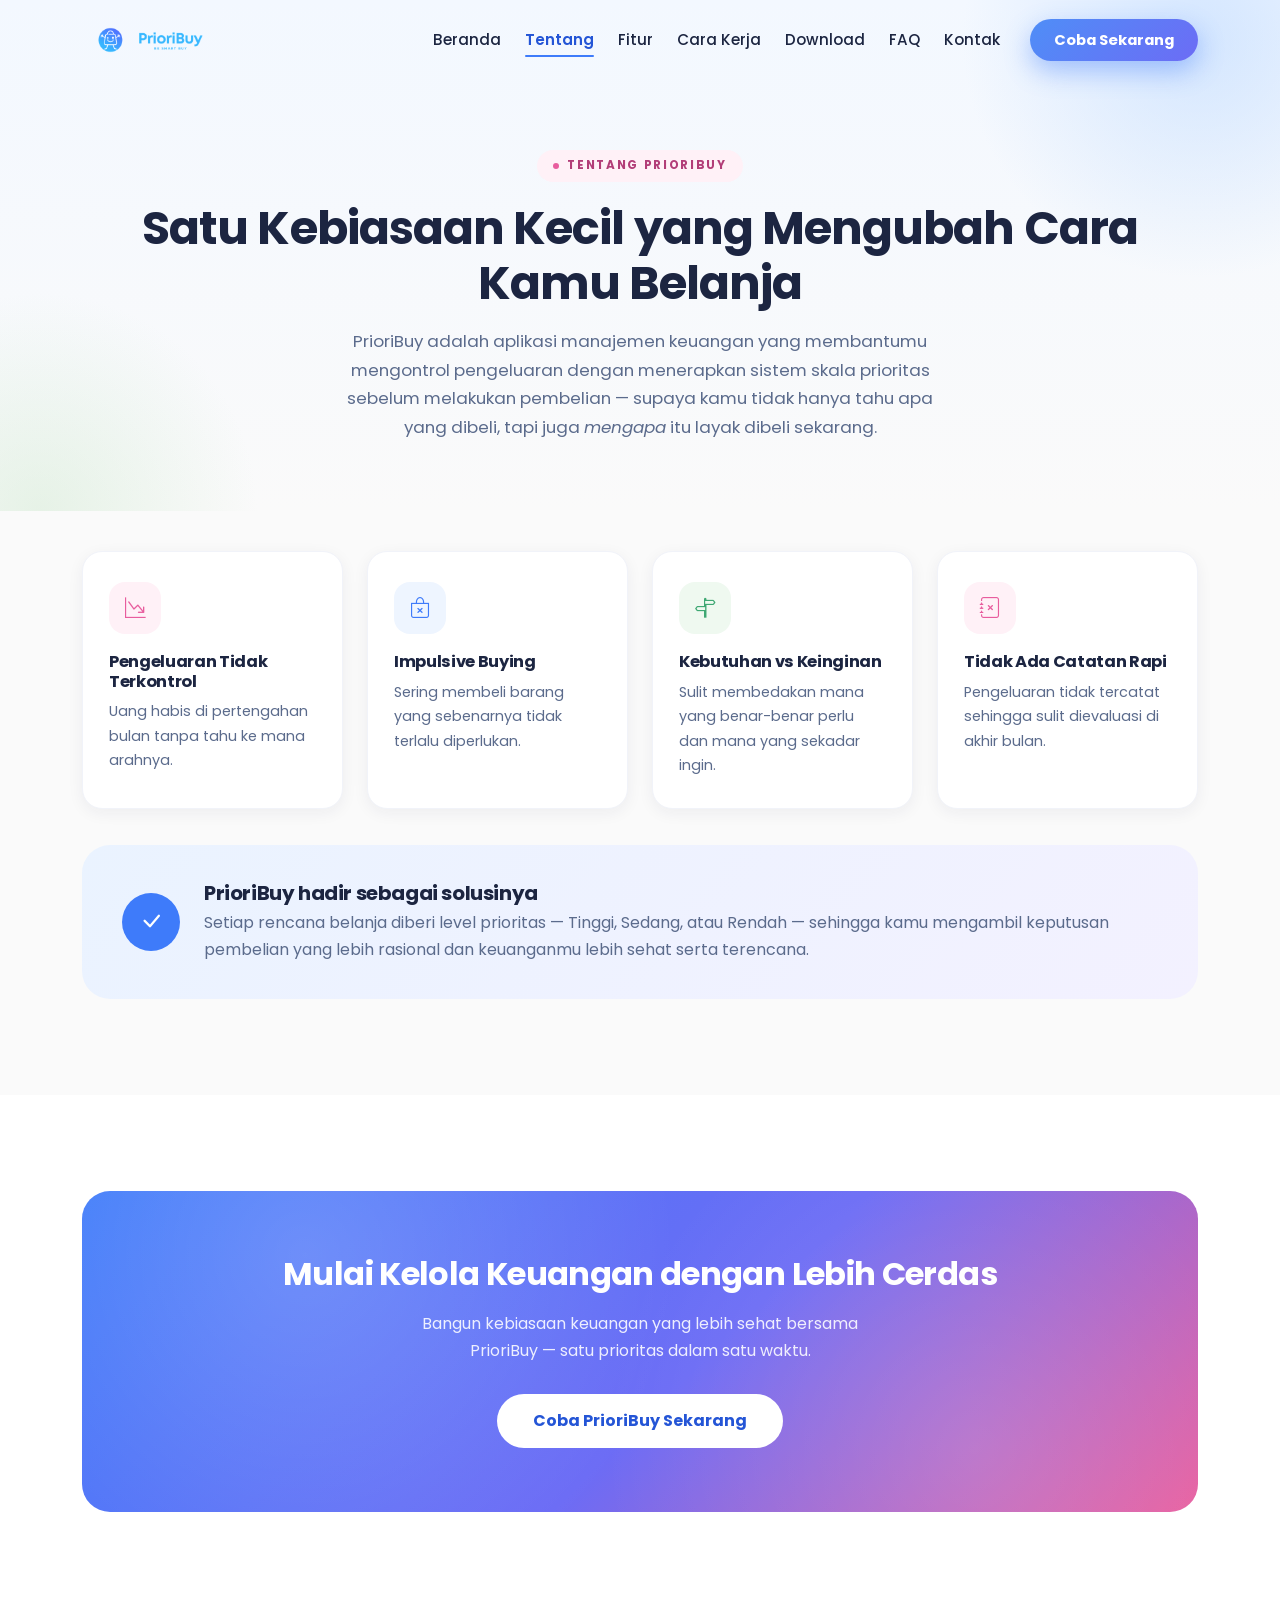
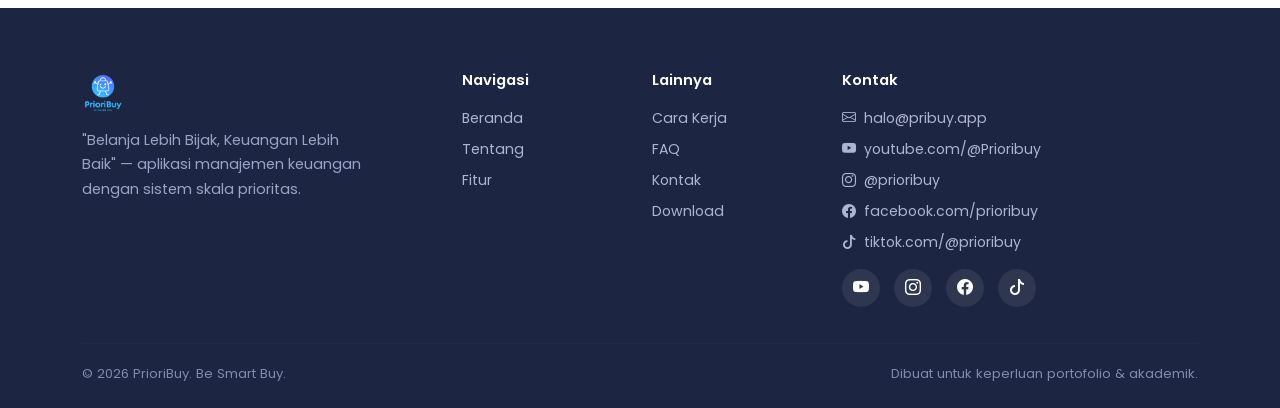
<file: PrioriBuy diagnosis-fix/tentang.html>
<!DOCTYPE html>
<html lang="id">
<head>
<meta charset="UTF-8">
<meta name="viewport" content="width=device-width, initial-scale=1.0">
<title>Tentang — PrioriBuy</title>
<meta name="description" content="Kenali PrioriBuy: aplikasi manajemen keuangan dengan sistem skala prioritas untuk mengurangi impulsive buying dan menjaga pengeluaran tetap terkendali.">
<link rel="icon" type="image/png" href="assets/img/favicon-48.png">
<link rel="apple-touch-icon" href="assets/img/apple-touch-icon.png">

<link rel="preconnect" href="https://fonts.googleapis.com">
<link rel="preconnect" href="https://fonts.gstatic.com" crossorigin>
<link href="https://fonts.googleapis.com/css2?family=Poppins:ital,wght@0,400;0,500;0,600;0,700;0,800;1,500&display=swap" rel="stylesheet">

<link rel="stylesheet" href="https://cdn.jsdelivr.net/npm/bootstrap@5.3.3/dist/css/bootstrap.min.css">
<link rel="stylesheet" href="https://cdn.jsdelivr.net/npm/bootstrap-icons@1.11.3/font/bootstrap-icons.min.css">
<link rel="stylesheet" href="assets/css/style.css">
<noscript><style>.reveal{opacity:1;transform:none;}</style></noscript>
</head>
<body>

<!-- NAVBAR -->
<nav class="navbar navbar-pb navbar-expand-lg" id="mainNav">
  <div class="container">
    <a class="navbar-brand" href="index.html">
      <img src="assets/img/logo-horizontal.png" alt="PrioriBuy Logo" width="136" height="34">
    </a>
    <button class="navbar-toggler" type="button" data-bs-toggle="collapse" data-bs-target="#navMenu" aria-controls="navMenu" aria-expanded="false" aria-label="Buka menu">
      <i class="bi bi-list fs-2"></i>
    </button>
    <div class="collapse navbar-collapse justify-content-end" id="navMenu">
      <ul class="navbar-nav align-items-lg-center gap-lg-1">
        <li class="nav-item"><a class="nav-link" href="index.html">Beranda</a></li>
        <li class="nav-item"><a class="nav-link active" href="tentang.html" aria-current="page">Tentang</a></li>
        <li class="nav-item"><a class="nav-link" href="fitur.html">Fitur</a></li>
        <li class="nav-item"><a class="nav-link" href="cara-kerja.html">Cara Kerja</a></li>
        <li class="nav-item"><a class="nav-link" href="download.html">Download</a></li>
        <li class="nav-item"><a class="nav-link" href="faq.html">FAQ</a></li>
        <li class="nav-item"><a class="nav-link" href="kontak.html">Kontak</a></li>
        <li class="nav-item ms-lg-3 mt-2 mt-lg-0">
          <a class="btn btn-pb-primary btn-pb-sm btn-nav-cta" href="mulai-premium.php">Coba Sekarang</a>
        </li>
      </ul>
    </div>
  </div>
</nav>

<section class="page-hero">
  <div class="container">
    <div class="eyebrow eyebrow--pink reveal"><span class="dot"></span>Tentang PrioriBuy</div>
    <h1 class="reveal reveal-delay-1">Satu Kebiasaan Kecil yang Mengubah Cara Kamu Belanja</h1>
    <p class="lead-text reveal reveal-delay-2">PrioriBuy adalah aplikasi manajemen keuangan yang membantumu mengontrol pengeluaran dengan menerapkan sistem skala prioritas sebelum melakukan pembelian — supaya kamu tidak hanya tahu apa yang dibeli, tapi juga <em>mengapa</em> itu layak dibeli sekarang.</p>
  </div>
</section>

<section class="section-pad" style="padding-top:40px;">
  <div class="container">
    <div class="row g-4 mb-3">
      <div class="col-md-6 col-lg-3 reveal reveal-delay-1">
        <div class="problem-card">
          <div class="icon-circle"><i class="bi bi-graph-down-arrow"></i></div>
          <h5>Pengeluaran Tidak Terkontrol</h5>
          <p>Uang habis di pertengahan bulan tanpa tahu ke mana arahnya.</p>
        </div>
      </div>
      <div class="col-md-6 col-lg-3 reveal reveal-delay-2">
        <div class="problem-card">
          <div class="icon-circle" style="background:var(--blue-bg);color:var(--blue);"><i class="bi bi-bag-x"></i></div>
          <h5>Impulsive Buying</h5>
          <p>Sering membeli barang yang sebenarnya tidak terlalu diperlukan.</p>
        </div>
      </div>
      <div class="col-md-6 col-lg-3 reveal reveal-delay-3">
        <div class="problem-card">
          <div class="icon-circle" style="background:var(--green-bg);color:var(--green);"><i class="bi bi-signpost-split"></i></div>
          <h5>Kebutuhan vs Keinginan</h5>
          <p>Sulit membedakan mana yang benar-benar perlu dan mana yang sekadar ingin.</p>
        </div>
      </div>
      <div class="col-md-6 col-lg-3 reveal reveal-delay-4">
        <div class="problem-card">
          <div class="icon-circle"><i class="bi bi-journal-x"></i></div>
          <h5>Tidak Ada Catatan Rapi</h5>
          <p>Pengeluaran tidak tercatat sehingga sulit dievaluasi di akhir bulan.</p>
        </div>
      </div>
    </div>
    <div class="solution-strip reveal">
      <div class="check-icon"><i class="bi bi-check-lg"></i></div>
      <div>
        <h5 class="mb-1">PrioriBuy hadir sebagai solusinya</h5>
        <p class="mb-0">Setiap rencana belanja diberi level prioritas — Tinggi, Sedang, atau Rendah — sehingga kamu mengambil keputusan pembelian yang lebih rasional dan keuanganmu lebih sehat serta terencana.</p>
      </div>
    </div>
  </div>
</section>

<section class="section-pad" style="background:#fff;">
  <div class="container">
    <div class="cta-final reveal">
      <h2 class="mb-3">Mulai Kelola Keuangan dengan Lebih Cerdas</h2>
      <p>Bangun kebiasaan keuangan yang lebih sehat bersama PrioriBuy — satu prioritas dalam satu waktu.</p>
      <a href="mulai-premium.php" class="btn btn-cta-white">Coba PrioriBuy Sekarang</a>
    </div>
  </div>
</section>

<!-- FOOTER -->
<footer id="kontak-footer">
  <div class="container">
    <div class="row gy-4">
      <div class="col-lg-4">
        <img src="assets/img/logo-utama.png" alt="PrioriBuy" class="footer-logo" width="42" height="42">
        <p class="tagline">"Belanja Lebih Bijak, Keuangan Lebih Baik" — aplikasi manajemen keuangan dengan sistem skala prioritas.</p>
      </div>
      <div class="col-lg-2 col-6">
        <h6>Navigasi</h6>
        <a class="footer-link" href="index.html">Beranda</a>
        <a class="footer-link" href="tentang.html">Tentang</a>
        <a class="footer-link" href="fitur.html">Fitur</a>
      </div>
      <div class="col-lg-2 col-6">
        <h6>Lainnya</h6>
        <a class="footer-link" href="cara-kerja.html">Cara Kerja</a>
        <a class="footer-link" href="faq.html">FAQ</a>
        <a class="footer-link" href="kontak.html">Kontak</a>
        <a class="footer-link" href="download.html">Download</a>
      </div>
      <div class="col-lg-4">
        <h6>Kontak</h6>
        <a class="footer-link" href="mailto:halo@pribuy.app"><i class="bi bi-envelope me-2"></i>halo@pribuy.app</a>
        <a class="footer-link" href="https://www.youtube.com/@Prioribuy" target="_blank" rel="noopener"><i class="bi bi-youtube me-2"></i>youtube.com/@Prioribuy</a>
        <a class="footer-link" href="https://www.instagram.com/prioribuy?igsh=MWo1Mmgzc2o4c3d4cQ==" target="_blank" rel="noopener"><i class="bi bi-instagram me-2"></i>@prioribuy</a>
        <a class="footer-link" href="https://www.facebook.com/share/1BsDWXocPM/" target="_blank" rel="noopener"><i class="bi bi-facebook me-2"></i>facebook.com/prioribuy</a>
        <a class="footer-link" href="https://www.tiktok.com/@prioribuy" target="_blank" rel="noopener"><i class="bi bi-tiktok me-2"></i>tiktok.com/@prioribuy</a>
        <div class="mt-3">
          <a href="https://www.youtube.com/@Prioribuy" target="_blank" rel="noopener" class="social-icon" aria-label="YouTube"><i class="bi bi-youtube"></i></a>
          <a href="https://www.instagram.com/prioribuy?igsh=MWo1Mmgzc2o4c3d4cQ==" target="_blank" rel="noopener" class="social-icon" aria-label="Instagram"><i class="bi bi-instagram"></i></a>
          <a href="https://www.facebook.com/share/1BsDWXocPM/" target="_blank" rel="noopener" class="social-icon" aria-label="Facebook"><i class="bi bi-facebook"></i></a>
          <a href="https://www.tiktok.com/@prioribuy" target="_blank" rel="noopener" class="social-icon" aria-label="TikTok"><i class="bi bi-tiktok"></i></a>
        </div>
      </div>
    </div>
    <hr>
    <div class="d-flex flex-wrap justify-content-between gap-2">
      <span class="copyright">© 2026 PrioriBuy. Be Smart Buy.</span>
      <span class="copyright">Dibuat untuk keperluan portofolio &amp; akademik.</span>
    </div>
  </div>
</footer>

<button class="back-to-top" id="backToTop" aria-label="Kembali ke atas"><i class="bi bi-arrow-up"></i></button>

<script src="https://cdn.jsdelivr.net/npm/bootstrap@5.3.3/dist/js/bootstrap.bundle.min.js"></script>
<script src="assets/js/main.js"></script>
</body>
</html>
</file>
<file: PrioriBuy diagnosis-fix/assets/css/style.css>
/* ============================================================
   PRIORIBUY DESIGN TOKENS
   Signature device: the three pastel accents from the brief are
   mapped 1:1 to the app's actual priority levels —
   Pink = Tinggi, Blue = Sedang, Green = Rendah — and that mapping
   repeats everywhere (chips, charts, mockups, pricing) instead of
   being decorative color choices.
   ============================================================ */
:root{
  --ink:#1C2541;
  --ink-soft:#5B6B8C;
  --ink-faint:#8C9AB8;

  --blue:#3E7BFA;
  --blue-deep:#2455D6;
  --blue-pastel:#B4D4FF;
  --blue-bg:#EEF5FF;

  --green:#3FA873;
  --green-pastel:#C8E6C9;
  --green-bg:#EFF9F0;

  --pink:#E85D9E;
  --pink-pastel:#FFD6E8;
  --pink-bg:#FFF1F7;

  --white:#FFFFFF;
  --soft-white:#FAFAFA;

  --radius-lg:28px;
  --radius-md:20px;
  --radius-sm:14px;

  --shadow-sm:0 4px 16px rgba(28,37,65,0.06);
  --shadow-md:0 12px 32px rgba(28,37,65,0.09);
  --shadow-lg:0 24px 60px rgba(28,37,65,0.13);

  --ease:cubic-bezier(.22,.61,.36,1);
}

*{box-sizing:border-box;}
html{scroll-behavior:smooth;}
body{
  font-family:'Poppins',sans-serif;
  color:var(--ink);
  background:var(--soft-white);
  overflow-x:hidden;
  -webkit-font-smoothing:antialiased;
}
h1,h2,h3,h4,h5{
  font-family:'Poppins',sans-serif;
  font-weight:700;
  color:var(--ink);
  letter-spacing:-0.02em;
}
p{color:var(--ink-soft); line-height:1.7;}
a{text-decoration:none;}
img{max-width:100%;}
section{position:relative;}
.container-narrow{max-width:760px;}

@media (prefers-reduced-motion: reduce){
  *{animation-duration:0.001ms !important; animation-iteration-count:1 !important; transition-duration:0.001ms !important; scroll-behavior:auto !important;}
}

/* ---------- utility ---------- */
.eyebrow{
  display:inline-flex; align-items:center; gap:8px;
  font-size:0.74rem; font-weight:700; letter-spacing:0.14em; text-transform:uppercase;
  padding:7px 16px; border-radius:50px;
  margin-bottom:18px;
}
.eyebrow .dot{width:6px;height:6px;border-radius:50%;display:inline-block;}
.eyebrow--blue{background:var(--blue-bg); color:var(--blue-deep);}
.eyebrow--blue .dot{background:var(--blue);}
.eyebrow--pink{background:var(--pink-bg); color:#B23D78;}
.eyebrow--pink .dot{background:var(--pink);}
.eyebrow--green{background:var(--green-bg); color:#2C7A53;}
.eyebrow--green .dot{background:var(--green);}

.section-pad{padding:96px 0;}
@media (max-width:768px){ .section-pad{padding:64px 0;} }

.btn-pb-primary{
  background:linear-gradient(135deg,#4F8EF7,#6C6CF5);
  color:#fff; border:none; font-weight:600; padding:14px 30px;
  border-radius:50px; box-shadow:0 10px 24px rgba(63,123,250,0.32);
  transition:transform .25s var(--ease), box-shadow .25s var(--ease);
}
.btn-pb-primary:hover{transform:translateY(-2px); box-shadow:0 14px 30px rgba(63,123,250,0.4); color:#fff;}
.btn-pb-outline{
  background:#fff; color:var(--ink); border:1.5px solid #E3E8F2; font-weight:600;
  padding:14px 30px; border-radius:50px; transition:all .25s var(--ease);
}
.btn-pb-outline:hover{border-color:var(--blue); color:var(--blue-deep); transform:translateY(-2px);}
.btn-pb-sm{padding:9px 20px; font-size:0.92rem;}

/* ---------- reveal on scroll ---------- */
.reveal{opacity:0; transform:translateY(28px); transition:opacity .7s var(--ease), transform .7s var(--ease);}
.reveal.is-visible{opacity:1; transform:translateY(0);}
.reveal-delay-1{transition-delay:.08s;}
.reveal-delay-2{transition-delay:.16s;}
.reveal-delay-3{transition-delay:.24s;}
.reveal-delay-4{transition-delay:.32s;}

/* ============================================================
   NAVBAR
   ============================================================ */
.navbar-pb{
  position:fixed; top:0; left:0; right:0; z-index:1000;
  padding:18px 0;
  transition:all .35s var(--ease);
  background:rgba(250,250,250,0);
}
.navbar-pb.scrolled{
  background:rgba(255,255,255,0.85);
  backdrop-filter:blur(14px);
  box-shadow:0 6px 24px rgba(28,37,65,0.06);
  padding:12px 0;
}
.navbar-pb .navbar-brand img{height:34px;}
.navbar-pb .nav-link{
  color:var(--ink); font-weight:500; font-size:0.95rem; margin:0 6px;
  position:relative; padding:8px 4px !important;
}
.navbar-pb .nav-link::after{
  content:''; position:absolute; left:4px; right:4px; bottom:2px; height:2px;
  background:var(--blue); transform:scaleX(0); transition:transform .25s var(--ease);
  border-radius:2px;
}
.navbar-pb .nav-link:hover::after{transform:scaleX(1);}
.navbar-toggler{border:none; box-shadow:none !important;}

/* ============================================================
   HERO
   ============================================================ */
.hero{
  padding:170px 0 100px;
  position:relative;
  background:linear-gradient(180deg,#F3F8FF 0%, var(--soft-white) 78%);
  overflow:hidden;
}
.hero::before{
  content:''; position:absolute; top:-180px; right:-160px; width:520px; height:520px;
  background:radial-gradient(circle, rgba(180,212,255,0.55), rgba(180,212,255,0) 70%);
  border-radius:50%;
}
.hero::after{
  content:''; position:absolute; bottom:-200px; left:-180px; width:480px; height:480px;
  background:radial-gradient(circle, rgba(200,230,201,0.45), rgba(200,230,201,0) 70%);
  border-radius:50%;
}
.hero h1{font-size:clamp(2.1rem, 4.4vw, 3.25rem); line-height:1.18; margin-bottom:20px;}
.hero .lead-text{font-size:1.08rem; max-width:480px; margin-bottom:30px;}
.hero-social{display:flex; align-items:center; gap:12px; margin-top:34px;}
.hero-social .avatars{display:flex;}
.hero-social .avatars span{
  width:32px; height:32px; border-radius:50%; display:inline-flex; align-items:center; justify-content:center;
  font-size:0.72rem; font-weight:700; color:#fff; border:2px solid #fff; margin-left:-10px;
}
.hero-social .avatars span:first-child{margin-left:0;}
.hero-social small{color:var(--ink-soft); font-size:0.82rem;}

/* hero beranda — teks kiri, demo prioritas kanan */
.hero.hero--home{
  --pb-blue:#4b82ff; --pb-blue-deep:#0f56f7; --pb-sky:#ebfaff; --pb-gold:#fec600;
  padding:150px 0 88px;
  background:linear-gradient(180deg,var(--pb-sky) 0%, #fff 100%);
}
.hero--home::before,.hero--home::after{display:none;}
.hero--home .container{position:relative; z-index:1;}
.hero--home .eyebrow--blue{background:#fff; color:var(--pb-blue-deep); box-shadow:inset 0 0 0 1px rgba(75,130,255,0.25);}
.hero--home .eyebrow--blue .dot{background:var(--pb-gold);}
.hero--home h1{font-size:clamp(1.85rem, 3.3vw, 2.65rem); line-height:1.22; max-width:22em; margin-bottom:18px;}
.hero--home .hero-accent{color:var(--pb-blue-deep); background:linear-gradient(transparent 82%, var(--pb-gold) 82%);}
.hero--home .lead-text{font-size:1.1rem; max-width:34em; margin-bottom:28px;}
.hero--home .btn-pb-primary{background:var(--pb-blue-deep); box-shadow:0 10px 24px rgba(15,86,247,0.28);}
.hero--home .priority-demo{max-width:460px; margin-left:auto; border-color:rgba(75,130,255,0.18); box-shadow:var(--shadow-md);}
@media (max-width:991px){
  .hero.hero--home{padding:120px 0 64px;}
  .hero--home .priority-demo{margin-left:0; max-width:520px;}
}

/* priority demo widget (signature, interactive) */
.priority-demo{
  background:#fff; border-radius:var(--radius-md); padding:20px 22px;
  box-shadow:var(--shadow-sm); max-width:430px; border:1px solid #EEF1F7;
}
.priority-demo .demo-label{font-size:0.78rem; font-weight:600; color:var(--ink-faint); margin-bottom:12px; text-transform:uppercase; letter-spacing:.06em;}
.priority-pills{display:flex; gap:8px; margin-bottom:16px;}
.priority-pill{
  flex:1; border:1.5px solid #E6EAF2; background:#fff; border-radius:50px;
  padding:8px 0; font-size:0.84rem; font-weight:600; color:var(--ink-soft);
  cursor:pointer; transition:all .2s var(--ease); text-align:center;
}
.priority-pill[data-level="tinggi"].active{background:var(--pink); border-color:var(--pink); color:#fff; box-shadow:0 6px 16px rgba(232,93,158,0.35);}
.priority-pill[data-level="sedang"].active{background:var(--blue); border-color:var(--blue); color:#fff; box-shadow:0 6px 16px rgba(62,123,250,0.35);}
.priority-pill[data-level="rendah"].active{background:var(--green); border-color:var(--green); color:#fff; box-shadow:0 6px 16px rgba(63,168,115,0.35);}
.priority-item-card{
  display:flex; align-items:center; gap:14px; background:var(--soft-white);
  border-radius:var(--radius-sm); padding:14px 16px; border:1px solid #EEF1F7;
}
.priority-item-card .icon-box{
  width:46px; height:46px; border-radius:14px; display:flex; align-items:center; justify-content:center;
  font-size:1.2rem; flex-shrink:0; transition:all .3s var(--ease);
}
.priority-item-card .item-body{min-width:0;}
.priority-item-card .mock-chip{margin-bottom:6px;}
.priority-item-card .item-title{font-weight:600; font-size:0.94rem; color:var(--ink); margin-bottom:2px;}
.priority-item-card .item-price{font-weight:700; font-size:1.05rem; color:var(--ink); margin-bottom:4px;}
.priority-item-card[data-level="tinggi"] .icon-box{background:var(--pink-bg); color:var(--pink);}
.priority-item-card[data-level="sedang"] .icon-box{background:var(--blue-bg); color:var(--blue);}
.priority-item-card[data-level="rendah"] .icon-box{background:var(--green-bg); color:var(--green);}
.priority-demo .demo-disclaimer{font-size:0.76rem; color:var(--ink-faint); margin:12px 0 0; line-height:1.5;}
.priority-pill:focus-visible,.priority-pill:hover{border-color:var(--blue);}
.priority-pill:focus-visible{outline:3px solid rgba(75,130,255,0.35); outline-offset:2px;}
.priority-item-card .item-note{font-size:0.8rem; color:var(--ink-soft); transition:color .3s var(--ease);}
.priority-item-card .item-note.tinggi{color:#B23D78;}
.priority-item-card .item-note.sedang{color:var(--blue-deep);}
.priority-item-card .item-note.rendah{color:#2C7A53;}

/* phone mockup */
.phone{
  width:280px; margin:0 auto; background:#0F1830; border-radius:42px; padding:14px;
  box-shadow:var(--shadow-lg); position:relative; z-index:2;
}
.phone-screen{
  background:linear-gradient(160deg,#F6F9FF,#FFFFFF 60%);
  border-radius:30px; overflow:hidden; min-height:520px; padding:22px 18px;
  display:flex; flex-direction:column; gap:14px;
}
.phone-statusbar{display:flex; justify-content:space-between; font-size:0.68rem; color:var(--ink-faint); font-weight:600; margin-bottom:2px;}
.phone-app-header{display:flex; align-items:center; gap:8px; margin-bottom:6px;}
.phone-app-header img{width:24px; height:24px;}
.phone-app-header span{font-weight:700; font-size:0.95rem;}
.mock-card{background:#fff; border-radius:16px; padding:14px; box-shadow:0 6px 16px rgba(28,37,65,0.05); border:1px solid #F1F3F9;}
.mock-bar{height:8px; border-radius:6px; background:#EEF1F7;}
.mock-chip{display:inline-flex; align-items:center; gap:5px; font-size:0.66rem; font-weight:700; padding:3px 10px; border-radius:50px;}
.chip-tinggi{background:var(--pink-pastel); color:#B23D78;}
.chip-sedang{background:var(--blue-pastel); color:var(--blue-deep);}
.chip-rendah{background:var(--green-pastel); color:#2C7A53;}

/* ============================================================
   TENTANG / MASALAH
   ============================================================ */
.problem-card{
  background:#fff; border-radius:var(--radius-md); padding:30px 26px; height:100%;
  box-shadow:var(--shadow-sm); border:1px solid #F1F3F9; transition:transform .3s var(--ease), box-shadow .3s var(--ease);
}
.problem-card:hover{transform:translateY(-6px); box-shadow:var(--shadow-md);}
.problem-card .icon-circle{
  width:52px; height:52px; border-radius:16px; display:flex; align-items:center; justify-content:center;
  font-size:1.3rem; margin-bottom:18px; background:var(--pink-bg); color:var(--pink);
}
.problem-card h5{font-size:1.02rem; margin-bottom:8px;}
.problem-card p{font-size:0.9rem; margin:0;}

.solution-strip{
  background:linear-gradient(135deg,#EAF3FF,#F3F1FF);
  border-radius:var(--radius-lg); padding:36px 40px;
  display:flex; align-items:center; gap:24px; margin-top:36px;
}
.solution-strip .check-icon{
  width:58px; height:58px; border-radius:50%; background:var(--blue); color:#fff;
  display:flex; align-items:center; justify-content:center; font-size:1.5rem; flex-shrink:0;
}

/* ============================================================
   FITUR
   ============================================================ */
.feature-card{
  background:#fff; border-radius:var(--radius-md); padding:28px 24px; height:100%;
  border:1px solid #F1F3F9; transition:all .3s var(--ease);
}
.feature-card:hover{box-shadow:var(--shadow-md); transform:translateY(-5px); border-color:transparent;}
.feature-card .f-icon{
  width:50px; height:50px; border-radius:14px; display:flex; align-items:center; justify-content:center;
  font-size:1.25rem; margin-bottom:16px;
}
.feature-card h6{font-weight:600; font-size:1rem; line-height:1.35; margin-bottom:8px;}
.feature-card p{font-size:0.85rem; margin:0;}
.f-blue{background:var(--blue-bg); color:var(--blue-deep);}
.f-green{background:var(--green-bg); color:#2C7A53;}
.f-pink{background:var(--pink-bg); color:#B23D78;}

/* ============================================================
   RIWAYAT
   ============================================================ */
.riwayat-section{background:linear-gradient(180deg,#fff,#F3F8FF);}
.riwayat-list .mock-card{display:flex; align-items:center; justify-content:space-between; gap:12px; margin-bottom:12px;}
.riwayat-list .mock-card .ri-left{display:flex; align-items:center; gap:12px;}
.riwayat-list .mock-card .ri-icon{width:38px; height:38px; border-radius:10px; display:flex; align-items:center; justify-content:center; font-size:1rem;}
.riwayat-list .mock-card .ri-title{font-weight:600; font-size:0.86rem; margin-bottom:1px;}
.riwayat-list .mock-card .ri-date{font-size:0.74rem; color:var(--ink-faint);}
.riwayat-list .mock-card .ri-amount{font-weight:700; font-size:0.86rem;}
.check-list{list-style:none; padding:0; margin:0;}
.check-list li{display:flex; gap:12px; margin-bottom:16px; align-items:flex-start;}
.check-list .ci{width:26px; height:26px; border-radius:50%; background:var(--green-bg); color:#2C7A53; display:flex; align-items:center; justify-content:center; font-size:0.78rem; flex-shrink:0; margin-top:2px;}

/* ============================================================
   PREMIUM
   ============================================================ */
.premium-section{position:relative;}
.premium-card{
  background:linear-gradient(150deg,#1C2541,#2A2F66 55%,#3E2A66);
  border-radius:var(--radius-lg); padding:48px; color:#fff; position:relative; overflow:hidden;
  box-shadow:var(--shadow-lg);
}
.premium-card::before{
  content:''; position:absolute; top:-100px; right:-100px; width:280px; height:280px; border-radius:50%;
  background:radial-gradient(circle, rgba(255,214,232,0.25), transparent 70%);
}
.premium-card .price-tag{font-size:2.6rem; font-weight:800; color:#fff;}
.premium-card .price-tag span{font-size:1rem; font-weight:500; color:#C9CFE8;}
.premium-card .badge-premium{
  background:rgba(255,214,232,0.18); color:var(--pink-pastel); font-size:0.75rem; font-weight:700;
  padding:6px 14px; border-radius:50px; letter-spacing:.06em; text-transform:uppercase;
}
.premium-feature-list{list-style:none; padding:0; margin:24px 0 32px;}
.premium-feature-list li{display:flex; gap:12px; margin-bottom:14px; font-size:0.92rem; color:#E4E7F5; align-items:flex-start;}
.premium-feature-list li i{color:#9BE3B4; margin-top:3px;}
.btn-premium{
  background:linear-gradient(135deg,#FF8FBF,#E85D9E); color:#fff; font-weight:700; border:none;
  padding:14px 34px; border-radius:50px; box-shadow:0 12px 28px rgba(232,93,158,0.4);
  transition:transform .25s var(--ease);
}
.btn-premium:hover{transform:translateY(-2px); color:#fff;}

/* ============================================================
   CARA KERJA
   ============================================================ */
.step-row{display:flex; gap:22px; position:relative; padding-bottom:40px;}
.step-row:last-child{padding-bottom:0;}
.step-row::before{
  content:''; position:absolute; left:23px; top:50px; bottom:0; width:2px;
  background:repeating-linear-gradient(to bottom, #DCE5F5 0, #DCE5F5 6px, transparent 6px, transparent 12px);
}
.step-row:last-child::before{display:none;}
.step-num{
  width:48px; height:48px; border-radius:50%; background:#fff; border:2px solid var(--blue-pastel);
  display:flex; align-items:center; justify-content:center; font-weight:700; color:var(--blue-deep);
  flex-shrink:0; z-index:1; font-size:1.02rem;
}
.step-content h6{margin-bottom:4px; font-size:1rem;}
.step-content p{font-size:0.88rem; margin:0;}

/* ============================================================
   PREVIEW APLIKASI (tabs)
   ============================================================ */
.preview-tabs{display:flex; flex-wrap:wrap; gap:8px; justify-content:center; margin-bottom:36px;}
.preview-tab-btn{
  border:1.5px solid #E6EAF2; background:#fff; color:var(--ink-soft); font-weight:600; font-size:0.86rem;
  padding:9px 20px; border-radius:50px; cursor:pointer; transition:all .2s var(--ease);
}
.preview-tab-btn.active{background:var(--ink); color:#fff; border-color:var(--ink);}
.preview-screen{display:none;}
.preview-screen.active{display:block; animation:fadein .4s var(--ease);}
@keyframes fadein{from{opacity:0; transform:translateY(8px);} to{opacity:1; transform:translateY(0);}}

.stat-bars{display:flex; align-items:flex-end; gap:10px; height:120px;}
.stat-bars .bar{flex:1; border-radius:8px 8px 0 0; background:var(--blue-pastel); position:relative;}
.stat-bars .bar span{position:absolute; top:-20px; left:0; right:0; text-align:center; font-size:0.65rem; color:var(--ink-faint); font-weight:600;}

/* ============================================================
   TESTIMONI
   ============================================================ */
.testi-card{background:#fff; border-radius:var(--radius-md); padding:30px 26px; height:100%; box-shadow:var(--shadow-sm); border:1px solid #F1F3F9;}
.testi-card .stars{color:#FFB648; font-size:0.85rem; margin-bottom:14px;}
.testi-card p{font-size:0.92rem; color:var(--ink); margin-bottom:20px;}
.testi-author{display:flex; align-items:center; gap:12px;}
.testi-author .avatar{
  width:44px; height:44px; border-radius:50%; display:flex; align-items:center; justify-content:center;
  font-weight:700; color:#fff; font-size:0.92rem; flex-shrink:0;
}
.testi-author .name{font-weight:600; font-size:0.9rem; margin-bottom:0;}
.testi-author .role{font-size:0.78rem; color:var(--ink-faint);}

/* ============================================================
   FAQ
   ============================================================ */
.accordion-pb .accordion-item{border:none; margin-bottom:14px; border-radius:var(--radius-sm) !important; overflow:hidden; box-shadow:var(--shadow-sm);}
.accordion-pb .accordion-button{
  font-weight:600; font-size:0.96rem; padding:20px 24px; background:#fff; color:var(--ink);
}
.accordion-pb .accordion-button:not(.collapsed){color:var(--blue-deep); background:var(--blue-bg);}
.accordion-pb .accordion-button:focus{box-shadow:none;}
.accordion-pb .accordion-button::after{filter:none;}
.accordion-pb .accordion-body{padding:4px 24px 22px; font-size:0.9rem; color:var(--ink-soft);}

/* ============================================================
   CTA AKHIR
   ============================================================ */
.cta-final{
  background:linear-gradient(135deg,#3E7BFA,#6C6CF5 55%,#E85D9E);
  border-radius:var(--radius-lg); padding:64px 40px; position:relative; overflow:hidden; text-align:center;
}
.cta-final::before{
  content:''; position:absolute; inset:0;
  background:radial-gradient(circle at 20% 20%, rgba(255,255,255,0.18), transparent 40%),
             radial-gradient(circle at 80% 80%, rgba(255,255,255,0.14), transparent 40%);
}
.cta-final h2{color:#fff; position:relative; z-index:1;}
.cta-final p{color:rgba(255,255,255,0.88); position:relative; z-index:1; max-width:480px; margin:0 auto 30px;}
.btn-cta-white{
  background:#fff; color:var(--blue-deep); font-weight:700; border:none; padding:15px 36px;
  border-radius:50px; position:relative; z-index:1; transition:transform .25s var(--ease);
}
.btn-cta-white:hover{transform:translateY(-2px); color:var(--blue-deep);}

/* ============================================================
   FOOTER
   ============================================================ */
footer{background:var(--ink); color:#C7CCE0; padding:64px 0 24px;}
footer img.footer-logo{height:42px; margin-bottom:14px;}
footer p.tagline{color:#9BA4C6; font-size:0.9rem; max-width:280px;}
footer h6{color:#fff; font-weight:600; font-size:0.92rem; margin-bottom:18px;}
footer a.footer-link{color:#AEB4D1; display:block; margin-bottom:10px; font-size:0.88rem; transition:color .2s;}
footer a.footer-link:hover{color:#fff;}
footer .social-icon{
  width:38px; height:38px; border-radius:50%; background:rgba(255,255,255,0.08); color:#fff;
  display:inline-flex; align-items:center; justify-content:center; margin-right:10px; transition:background .2s;
}
footer .social-icon:hover{background:var(--blue);}
footer hr{border-color:rgba(255,255,255,0.1); margin:36px 0 20px;}
footer .copyright{font-size:0.82rem; color:#828AAC;}

/* back to top */
.back-to-top{
  position:fixed; bottom:26px; right:26px; width:46px; height:46px; border-radius:50%;
  background:var(--ink); color:#fff; display:flex; align-items:center; justify-content:center;
  opacity:0; pointer-events:none; transition:opacity .3s var(--ease), transform .3s var(--ease); z-index:999; font-size:1.1rem;
}
.back-to-top.show{opacity:1; pointer-events:auto;}
.back-to-top:hover{transform:translateY(-3px); color:#fff;}

/* ============================================================
   TAMBAHAN MULTI-PAGE (komponen lama tidak diubah di atas)
   ============================================================ */

/* navbar: state aktif + tombol Coba Sekarang lebih menonjol */
.navbar-pb .nav-link.active{color:var(--blue-deep); font-weight:600;}
.navbar-pb .nav-link.active::after{transform:scaleX(1);}
.btn-nav-cta{padding:10px 24px; font-weight:700; box-shadow:0 10px 26px rgba(63,123,250,0.42);}
@media (max-width:991px){
  .navbar-pb .navbar-collapse{
    background:#fff; border-radius:var(--radius-md); margin-top:12px; padding:14px 20px 18px;
    box-shadow:var(--shadow-md);
  }
  .navbar-pb .nav-link{padding:10px 4px !important; margin:0;}
  .navbar-pb .btn-nav-cta{display:block; text-align:center;}
}

/* hero halaman dalam */
.page-hero{
  padding:150px 0 70px; position:relative; overflow:hidden; text-align:center;
  background:linear-gradient(180deg,#F3F8FF 0%, var(--soft-white) 100%);
}
.page-hero::before{
  content:''; position:absolute; top:-200px; right:-160px; width:480px; height:480px;
  background:radial-gradient(circle, rgba(180,212,255,0.5), rgba(180,212,255,0) 70%); border-radius:50%;
}
.page-hero::after{
  content:''; position:absolute; bottom:-220px; left:-180px; width:440px; height:440px;
  background:radial-gradient(circle, rgba(200,230,201,0.4), rgba(200,230,201,0) 70%); border-radius:50%;
}
.page-hero .container{position:relative; z-index:1;}
.page-hero h1{font-size:clamp(1.9rem, 4vw, 2.9rem); line-height:1.2; margin-bottom:16px;}
.page-hero .lead-text{font-size:1.05rem; max-width:620px; margin:0 auto;}
@media (max-width:768px){ .page-hero{padding:118px 0 48px;} }

/* hero premium (memakai .hero, warna latar sedikit berbeda) */
.hero.premium-hero{background:linear-gradient(180deg,#F3F1FF 0%, var(--soft-white) 82%);}
.hero.premium-hero .price-line{font-size:1.05rem; color:var(--ink-soft); margin-bottom:26px;}
.hero.premium-hero .price-line b{font-size:1.9rem; color:var(--ink); font-weight:800;}
@media (max-width:991px){ .hero.premium-hero{padding:130px 0 70px;} }

/* kartu fitur yang berupa link (halaman Kontak) */
a.feature-card{display:block; color:inherit;}
a.feature-card h6{color:var(--ink);}

/* form & alert */
.form-card{
  background:#fff; border-radius:var(--radius-lg); padding:40px; border:1px solid #F1F3F9;
  box-shadow:var(--shadow-md);
}
@media (max-width:576px){ .form-card{padding:28px 22px;} }
.form-label-pb{display:block; font-weight:600; font-size:0.92rem; margin-bottom:8px; color:var(--ink);}
.form-control-pb{
  width:100%; border:1.5px solid #E3E8F2; border-radius:var(--radius-sm); padding:14px 18px;
  font-family:inherit; font-size:1rem; color:var(--ink); background:#fff;
  transition:border-color .2s var(--ease), box-shadow .2s var(--ease);
}
.form-control-pb:focus{outline:none; border-color:var(--blue); box-shadow:0 0 0 4px rgba(62,123,250,0.14);}
.form-control-pb.is-invalid{border-color:var(--pink);}
.form-hint{font-size:0.84rem; color:var(--ink-faint); margin:8px 0 0; line-height:1.6;}
.hp-field{position:absolute; left:-9999px; width:1px; height:1px; overflow:hidden;}
.alert-pb{
  display:flex; gap:10px; align-items:flex-start; border-radius:var(--radius-sm);
  padding:14px 18px; font-size:0.9rem; margin-bottom:20px; line-height:1.6;
}
.alert-pb i{margin-top:3px;}
.alert-pb--error{background:var(--pink-bg); color:#B23D78; border:1px solid var(--pink-pastel);}
.alert-pb--info{background:var(--blue-bg); color:var(--blue-deep); border:1px solid var(--blue-pastel);}
.alert-pb--warn{background:#FFF8E8; color:#8A5F00; border:1px solid #FFE2A8;}
.alert-pb--ok{background:var(--green-bg); color:#2C7A53; border:1px solid var(--green-pastel);}
.btn-pb-primary:disabled{opacity:.7; cursor:not-allowed; transform:none;}

/* pembayaran & konfirmasi */
.summary-card{
  background:#fff; border-radius:var(--radius-lg); padding:32px; border:1px solid #F1F3F9;
  box-shadow:var(--shadow-md);
}
@media (max-width:576px){ .summary-card{padding:24px 20px;} }
.summary-row{
  display:flex; justify-content:space-between; gap:16px; padding:13px 0;
  border-bottom:1px dashed #E6EAF2; font-size:0.92rem;
}
.summary-row:last-child{border-bottom:none;}
.summary-row .k{color:var(--ink-soft); flex-shrink:0;}
.summary-row .v{font-weight:600; text-align:right; overflow-wrap:anywhere; min-width:0;}
.status-pill{
  display:inline-flex; align-items:center; gap:6px; background:var(--blue-bg); color:var(--blue-deep);
  font-weight:700; font-size:0.8rem; padding:6px 14px; border-radius:50px;
}
.qris-frame{
  background:#fff; border:1.5px solid #E6EAF2; border-radius:var(--radius-md); padding:14px;
  display:inline-block; max-width:100%; box-shadow:var(--shadow-sm);
}
.qris-frame img{display:block; width:100%; max-width:340px; height:auto; border-radius:var(--radius-sm);}
.confirm-icon{
  width:84px; height:84px; border-radius:50%; background:var(--blue-bg); color:var(--blue);
  display:flex; align-items:center; justify-content:center; font-size:2.2rem; margin:0 auto 20px;
}
.price-inline{font-weight:800; color:var(--ink);}
</file>
